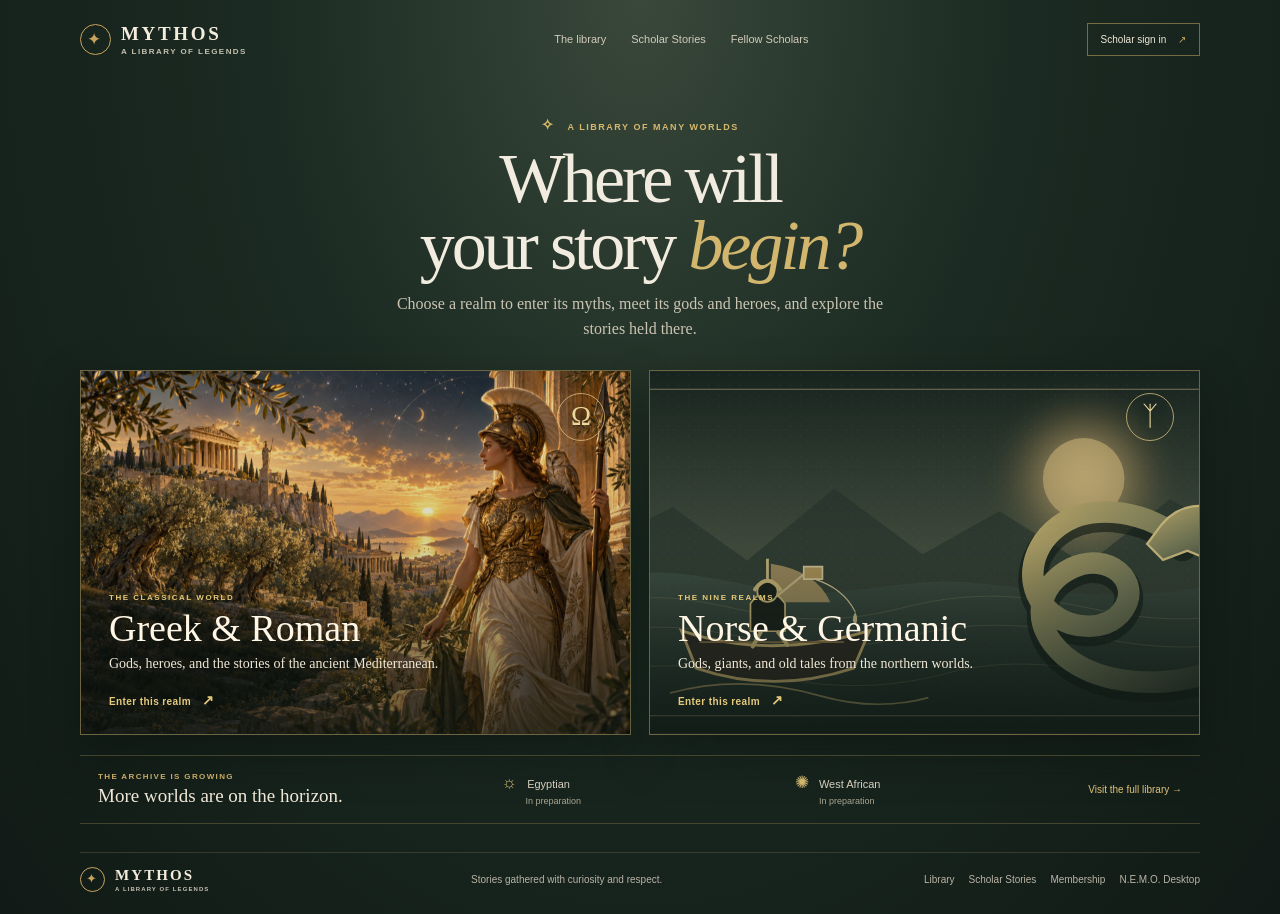
<file: website/index.html>
<!doctype html>
<html lang="en" data-mythos-realm="selector">
  <head>
    <meta charset="utf-8">
    <meta name="viewport" content="width=device-width, initial-scale=1">
    <meta name="theme-color" content="#17231e">
    <meta name="description" content="Choose a mythology realm and explore a growing library of carefully sourced stories.">
    <title>Choose Your Realm | Mythos — A Library of Legends</title>
    <link rel="canonical" href="https://mythoslibrary.com/">
    <meta property="og:type" content="website">
    <meta property="og:site_name" content="Mythos">
    <meta property="og:title" content="Choose Your Realm | Mythos">
    <meta property="og:description" content="Step into Greek, Norse, and other mythologies through stories gathered with curiosity and care.">
    <meta property="og:url" content="https://mythoslibrary.com/">
    <meta property="og:image" content="https://mythoslibrary.com/images/athena-olive-grove.png">
    <meta name="twitter:card" content="summary_large_image">
    <link rel="stylesheet" href="styles.css?v=motion-20261107">
    <script src="theme.js?v=realm-selector-20261107"></script>
    <script src="membership-config.js"></script>
    <script type="module" src="member-client.js"></script>
    <script type="module" src="script.js?v=motion-20261107"></script>
  </head>
  <body class="realm-home" data-page="realm-selector">
    <a class="skip-link" href="#main">Skip to content</a>
    <header class="site-header realm-header">
      <a class="brand" href="#top" aria-label="Mythos realm selection"><span class="brand-mark" aria-hidden="true">✦</span><span>MYTHOS<small>A LIBRARY OF LEGENDS</small></span></a>
      <nav class="realm-home-nav" aria-label="Main navigation"><a href="library/">The library</a><a href="scholar-stories/">Scholar Stories</a><a href="membership/">Fellow Scholars</a></nav>
      <a class="realm-signin" href="membership/#signin-form">Scholar sign in <span aria-hidden="true">↗</span></a>
    </header>
    <main id="main" class="realm-selector page-width">
      <div class="realm-intro" id="top">
        <p class="eyebrow"><span aria-hidden="true">✧</span> A LIBRARY OF MANY WORLDS</p>
        <h1>Where will<br>your story <em>begin?</em></h1>
        <p>Choose a realm to enter its myths, meet its gods and heroes, and explore the stories held there.</p>
      </div>
      <section class="realm-choices" aria-label="Choose a mythology realm">
        <a class="realm-choice realm-choice-greek" href="realms/greek/" data-mythos-theme="default">
          <img src="images/athena-olive-grove.png" alt="Athena’s olive grove at sunset" class="realm-choice-art">
          <span class="realm-choice-shade" aria-hidden="true"></span>
          <span class="realm-choice-symbol" aria-hidden="true">Ω</span>
          <span class="realm-choice-copy"><small>THE CLASSICAL WORLD</small><strong>Greek &amp; Roman</strong><span>Gods, heroes, and the stories of the ancient Mediterranean.</span><b>Enter this realm <span aria-hidden="true">↗</span></b></span>
        </a>
        <a class="realm-choice realm-choice-norse" href="realms/norse/" data-mythos-theme="norse">
          <img src="images/thor-midgard-serpent.svg" alt="Thor faces the Midgard Serpent on the open sea" class="realm-choice-art">
          <span class="realm-choice-shade" aria-hidden="true"></span>
          <span class="realm-choice-symbol" aria-hidden="true">ᛉ</span>
          <span class="realm-choice-copy"><small>THE NINE REALMS</small><strong>Norse &amp; Germanic</strong><span>Gods, giants, and old tales from the northern worlds.</span><b>Enter this realm <span aria-hidden="true">↗</span></b></span>
        </a>
      </section>
      <section class="realm-coming" aria-labelledby="coming-title">
        <div><p class="eyebrow">THE ARCHIVE IS GROWING</p><h2 id="coming-title">More worlds are on the horizon.</h2></div>
        <p><span>☼</span> Egyptian <i>In preparation</i></p>
        <p><span>✺</span> West African <i>In preparation</i></p>
        <a href="library/">Visit the full library <span aria-hidden="true">→</span></a>
      </section>
    </main>
    <footer class="realm-footer page-width"><a class="brand" href="#top"><span class="brand-mark" aria-hidden="true">✦</span><span>MYTHOS<small>A LIBRARY OF LEGENDS</small></span></a><p>Stories gathered with curiosity and respect.</p><nav aria-label="Footer navigation"><a href="library/">Library</a><a href="scholar-stories/">Scholar Stories</a><a href="membership/">Membership</a><a href="https://github.com/michaelsouthward10-hue/N.E.M.O/releases/latest">N.E.M.O. Desktop</a></nav></footer>
  </body>
</html>
</file>
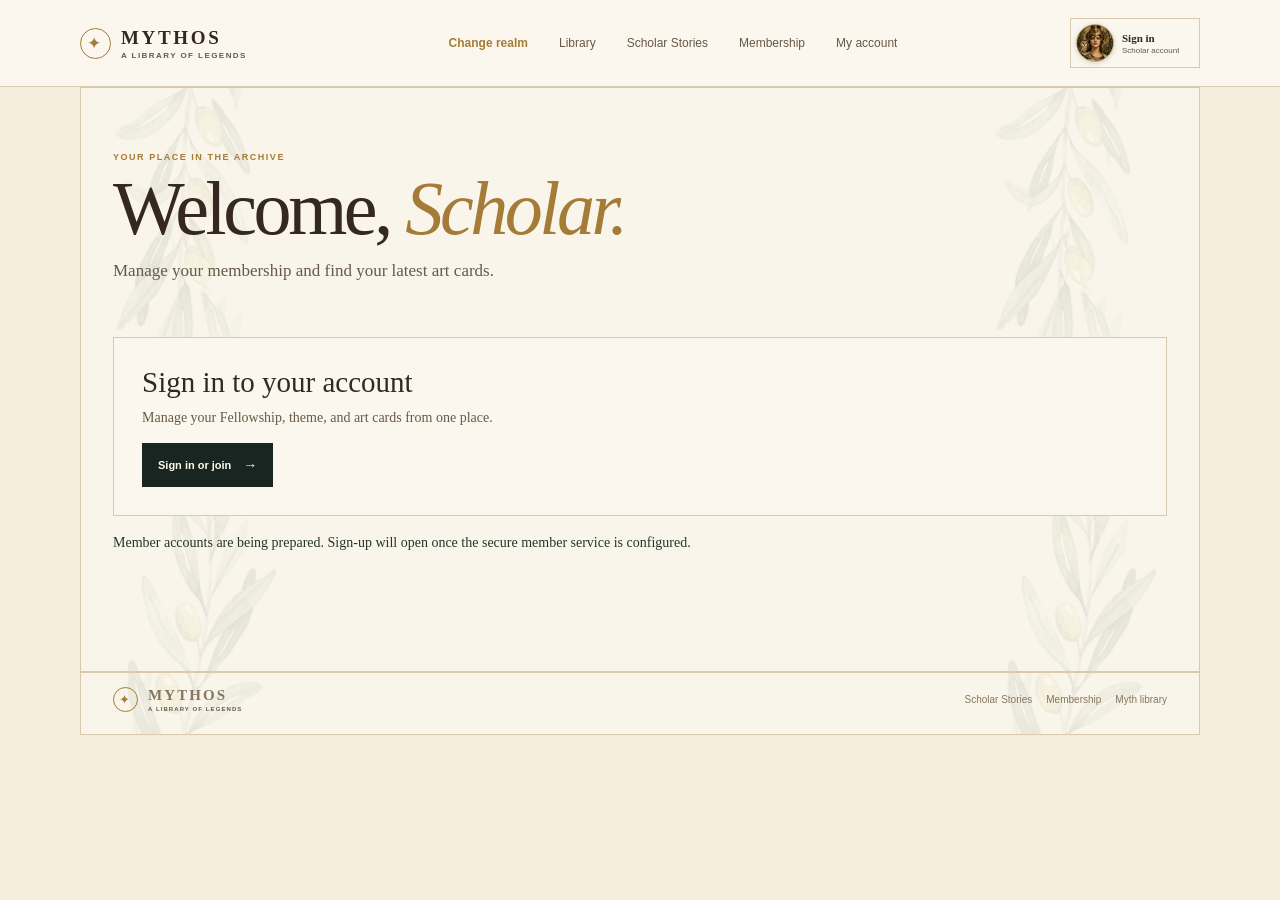
<file: website/account/index.html>
<!doctype html>
<html lang="en">
<head><meta charset="utf-8"><meta name="viewport" content="width=device-width, initial-scale=1"><meta name="robots" content="noindex, nofollow"><meta name="description" content="Manage your Mythos Fellow Scholar membership, theme, and art cards."><title>My Scholar Account — Mythos</title><link rel="canonical" href="https://mythoslibrary.com/account/"><script src="../theme.js?v=realm-switch-20261107"></script><link rel="stylesheet" href="../styles.css?v=motion-20261107"><script src="../membership-config.js"></script><script type="module" src="../member-client.js?v=realm-switch-20261107"></script><script type="module" src="../script.js?v=motion-20261107"></script></head>
<body><a class="skip-link" href="#main">Skip to content</a><header class="site-header"><a class="brand" href="../"><span class="brand-mark" aria-hidden="true">✦</span><span>MYTHOS<small>A LIBRARY OF LEGENDS</small></span></a><button class="menu-toggle" type="button" aria-expanded="false" aria-controls="site-nav">Menu</button><nav id="site-nav" class="site-nav" aria-label="Main navigation"><a href="../library/">Library</a><a href="../scholar-stories/">Scholar Stories</a><a href="../membership/">Membership</a><a href="./" aria-current="page">My account</a></nav><a class="profile-shortcut" data-profile-shortcut href="./" aria-label="Your Scholar profile"><span class="avatar-art" data-avatar-face="athena" aria-hidden="true"></span><span class="profile-shortcut-copy"><strong data-profile-label>Sign in</strong><small data-profile-detail>Scholar account</small></span></a></header>
<main id="main" class="member-page page-width"><section class="member-hero"><p class="eyebrow">YOUR PLACE IN THE ARCHIVE</p><h1>Welcome, <em data-display-name>Scholar.</em></h1><p class="hero-description">Manage your membership and find your latest art cards.</p></section>
<section class="account-panel" data-account-panel hidden><div class="account-heading"><div><p class="eyebrow">MEMBERSHIP</p><h2 data-membership-state>Checking your membership…</h2></div><button id="signout-button" class="button button-parchment">Sign out</button></div>
<section class="scholar-progress" aria-labelledby="progress-title"><div class="scholar-progress-summary"><span class="avatar-art avatar-art-large" data-avatar-face="athena" data-profile-preview aria-hidden="true"></span><div><p class="eyebrow">YOUR SCHOLAR PROFILE</p><h2 id="progress-title">Level <span id="scholar-level">1</span></h2><p><strong id="scholar-xp">0 XP</strong> · <span id="xp-to-next">100 XP to your next level</span></p><progress id="xp-progress" max="100" value="0" aria-label="Progress toward next scholar level"></progress></div></div><div><p class="eyebrow">GOD &amp; GODDESS PORTRAITS</p><p class="member-small">Choose a portrait. Earn new faces by completing quizzes, joining the Fellowship, and later subscribing to the newsletter.</p><div id="avatar-collection" class="avatar-collection" aria-live="polite"></div></div></section>
<div class="account-actions"><div><h3>Your library theme</h3><p>Choose the parchment library or Odin’s night theme.</p><label for="theme-choice">Website colours</label><select id="theme-choice"><option value="parchment">Parchment</option><option value="odin">Odin · Night forest</option></select></div><div data-account-upgrade><h3>Join the Fellowship</h3><p>Get monthly art cards, Odin’s theme, and a story submission each month.</p><button id="checkout-button" class="button button-dark">Subscribe · £3/month</button></div><div><h3>Billing settings</h3><p>Update payment details or cancel your subscription securely.</p><button id="portal-button" class="button button-parchment" hidden>Manage subscription</button></div></div>
<div class="account-wallpapers"><p class="eyebrow">YOUR SCHOLAR ART CARDS</p><h2>Fresh from the scriptorium</h2><p>Open an art card to save it at full size on your device.</p><div id="wallpaper-list" class="wallpaper-list">Art cards load here when your membership is active.</div></div>
<div class="account-actions"><div><h3>Share a story</h3><p>Subscribers can submit one story each month for the public Scholar Stories wall.</p><a class="button button-parchment" href="../scholar-stories/submit/">Visit Scholar Stories <span aria-hidden="true">→</span></a></div></div></section>
<section class="member-auth" id="account-signin"><div><h2>Sign in to your account</h2><p>Manage your Fellowship, theme, and art cards from one place.</p><a class="button button-dark" href="../membership/">Sign in or join <span aria-hidden="true">→</span></a></div></section>
<p class="member-status" data-member-status role="status" aria-live="polite"></p></main><footer class="site-footer page-width"><a class="brand" href="../"><span class="brand-mark" aria-hidden="true">✦</span><span>MYTHOS<small>A LIBRARY OF LEGENDS</small></span></a><nav aria-label="Footer navigation"><a href="../scholar-stories/">Scholar Stories</a><a href="../membership/">Membership</a><a href="../library/">Myth library</a></nav></footer></body></html>
</file>
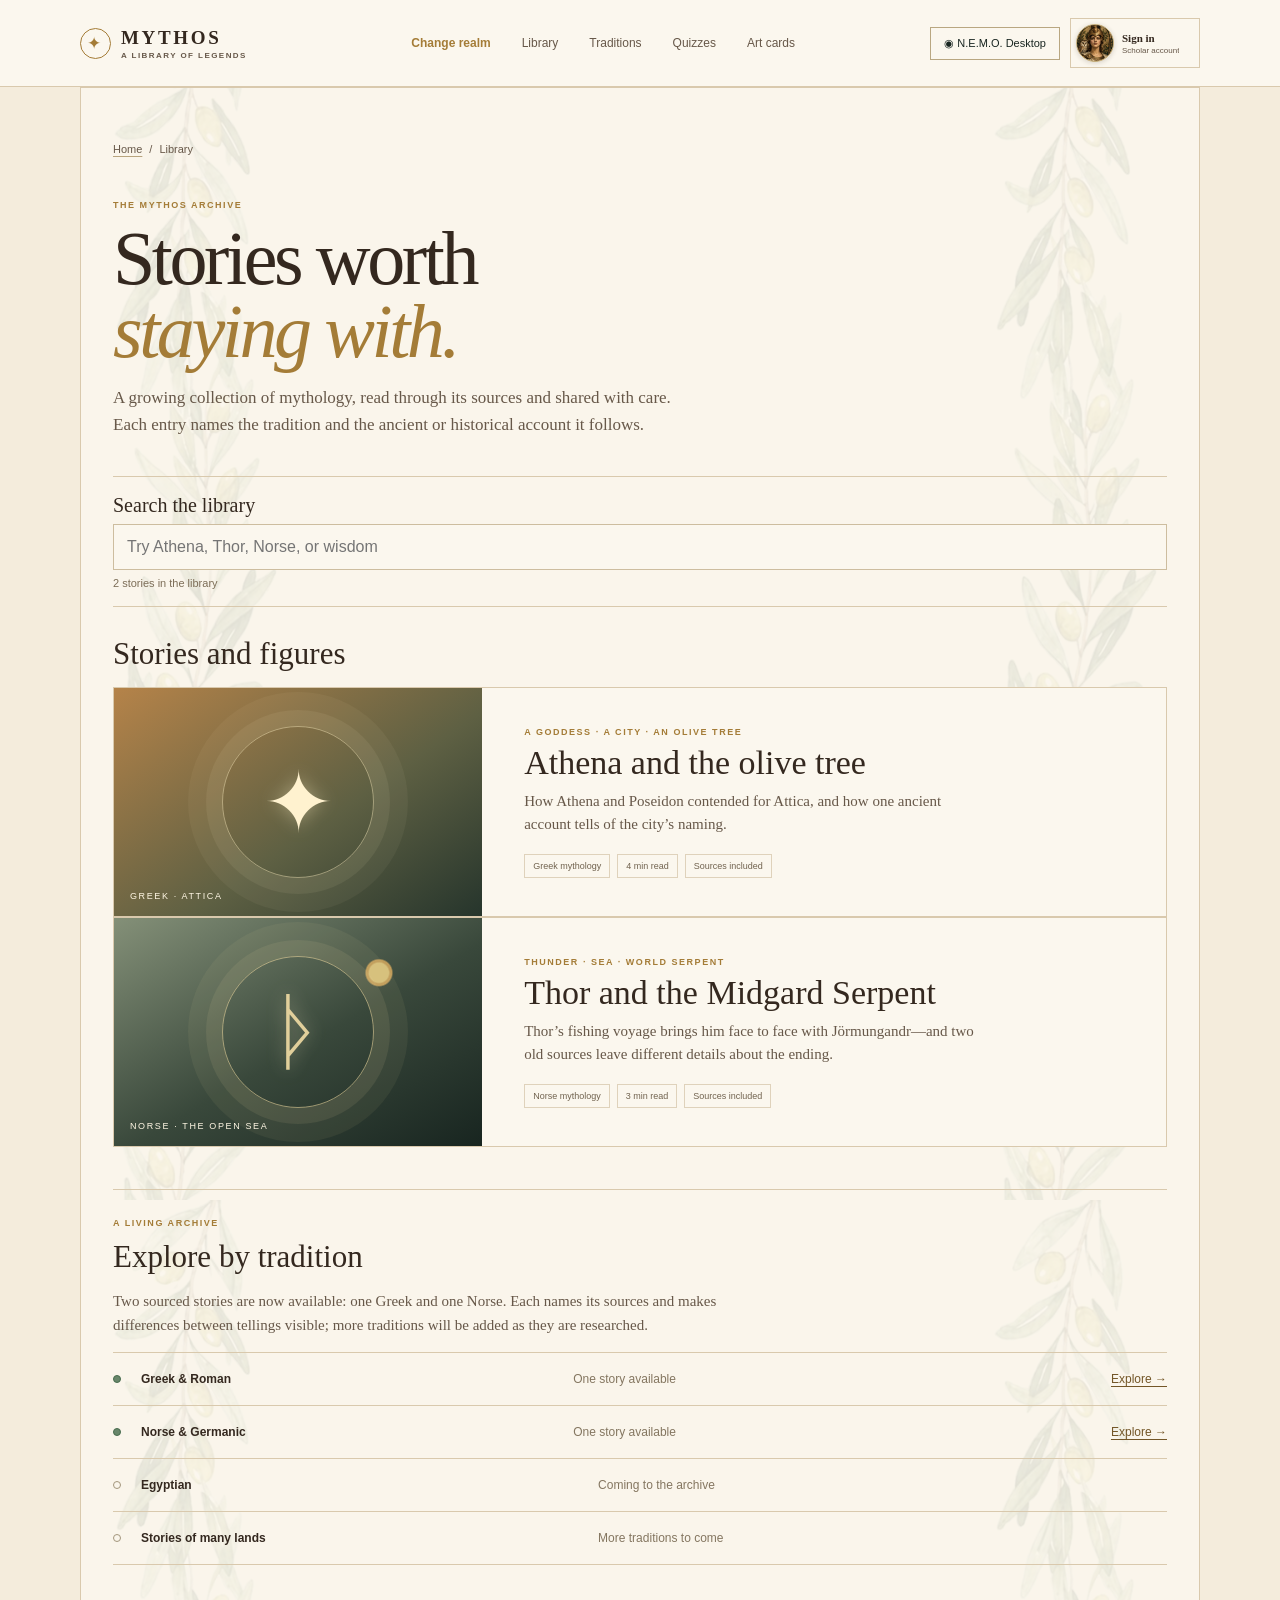
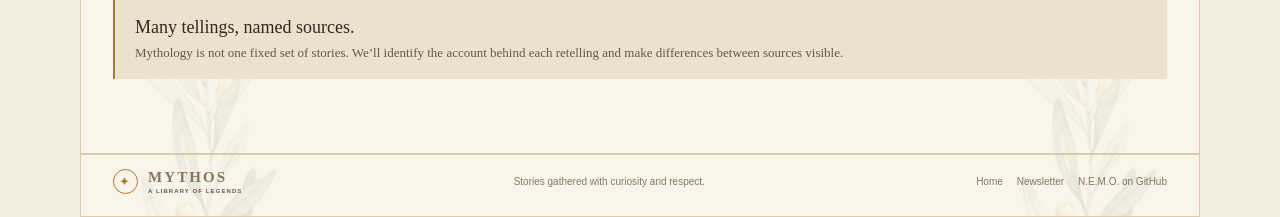
<file: website/library/index.html>
<!doctype html>
<html lang="en">
  <head>
    <meta charset="utf-8">
    <meta name="viewport" content="width=device-width, initial-scale=1">
    <meta name="theme-color" content="#f4ecdc">
    <meta name="description" content="Browse the Mythos library: carefully sourced stories, gods, heroes, and traditions from around the world.">
    <title>Myth Library | Mythos — A Library of Legends</title>
    <link rel="canonical" href="https://mythoslibrary.com/library/">
    <meta property="og:type" content="website">
    <meta property="og:site_name" content="Mythos">
    <meta property="og:title" content="Myth Library | Mythos">
    <meta property="og:description" content="Explore the growing library of sourced mythology stories and traditions.">
    <meta property="og:url" content="https://mythoslibrary.com/library/">
    <meta name="twitter:card" content="summary">
    <link rel="stylesheet" href="../styles.css?v=motion-20261107">
    <link rel="stylesheet" href="../content.css?v=norse-library-20261101">
    <script src="../theme.js?v=realm-switch-20261107"></script>
    <script src="../membership-config.js"></script>
    <script type="module" src="../member-client.js?v=realm-switch-20261107"></script>
    <script type="module" src="../script.js?v=motion-20261107"></script>
  </head>
  <body>
    <a class="skip-link" href="#main">Skip to content</a>
    <header class="site-header">
      <a class="brand" href="../" aria-label="Mythos home"><span class="brand-mark" aria-hidden="true">✦</span><span>MYTHOS<small>A LIBRARY OF LEGENDS</small></span></a>
      <button class="menu-toggle" type="button" aria-expanded="false" aria-controls="site-nav">Menu</button>
      <nav id="site-nav" class="site-nav" aria-label="Main navigation">
        <a href="./" aria-current="page">Library</a><a href="#traditions">Traditions</a><a href="../#quiz">Quizzes</a><a href="../#art-cards">Art cards</a>
      </nav>
      <div class="site-header-actions"><a class="nemo-link" href="https://github.com/michaelsouthward10-hue/N.E.M.O/releases/latest">◉ N.E.M.O. Desktop</a><a class="profile-shortcut" data-profile-shortcut href="../membership/#signin-form" aria-label="Sign in or create a Scholar account"><span class="avatar-art" data-avatar-face="athena" aria-hidden="true"></span><span class="profile-shortcut-copy"><strong data-profile-label>Sign in</strong><small data-profile-detail>Scholar account</small></span></a></div>
    </header>
    <main id="main" class="content-page page-width">
      <nav class="breadcrumbs" aria-label="Breadcrumb"><a href="../">Home</a><span aria-hidden="true"> / </span><span aria-current="page">Library</span></nav>
      <header class="content-heading">
        <p class="eyebrow">THE MYTHOS ARCHIVE</p>
        <h1>Stories worth<br><em>staying with.</em></h1>
        <p>A growing collection of mythology, read through its sources and shared with care. Each entry names the tradition and the ancient or historical account it follows.</p>
      </header>

      <section class="library-tools" aria-label="Find stories">
        <label for="story-search">Search the library</label>
        <input id="story-search" type="search" placeholder="Try Athena, Thor, Norse, or wisdom" autocomplete="off">
        <p id="search-status" aria-live="polite">2 stories in the library</p>
      </section>

      <section class="library-results" aria-labelledby="stories-heading">
        <h2 id="stories-heading">Stories and figures</h2>
        <article class="library-card" data-search="athena greek attica olive tree poseidon wisdom acropolis classical">
          <a class="library-card-art" href="../stories/athena-and-the-olive-tree/" aria-label="Read Athena and the olive tree" data-mythos-theme="default"><span aria-hidden="true">✦</span><small>GREEK · ATTICA</small></a>
          <div class="library-card-copy">
            <p class="eyebrow">A GODDESS · A CITY · AN OLIVE TREE</p>
            <h3><a href="../stories/athena-and-the-olive-tree/" data-mythos-theme="default">Athena and the olive tree</a></h3>
            <p>How Athena and Poseidon contended for Attica, and how one ancient account tells of the city’s naming.</p>
            <div class="tag-row"><span>Greek mythology</span><span>4 min read</span><span>Sources included</span></div>
          </div>
        </article>
        <article class="library-card" data-search="thor norse germanic hymir midgard serpent jormungandr mjolnir sea fishing">
          <a class="library-card-art norse-card-art" href="../stories/thor-and-the-midgard-serpent/" aria-label="Read Thor and the Midgard Serpent" data-mythos-theme="norse"><span aria-hidden="true">ᚦ</span><small>NORSE · THE OPEN SEA</small></a>
          <div class="library-card-copy">
            <p class="eyebrow">THUNDER · SEA · WORLD SERPENT</p>
            <h3><a href="../stories/thor-and-the-midgard-serpent/" data-mythos-theme="norse">Thor and the Midgard Serpent</a></h3>
            <p>Thor’s fishing voyage brings him face to face with Jörmungandr—and two old sources leave different details about the ending.</p>
            <div class="tag-row"><span>Norse mythology</span><span>3 min read</span><span>Sources included</span></div>
          </div>
        </article>
        <p class="empty-search" hidden>No stories match that search yet. Try a god, place, or tradition.</p>
      </section>

      <section class="tradition-guide" id="traditions" aria-labelledby="tradition-heading">
        <p class="eyebrow">A LIVING ARCHIVE</p>
        <h2 id="tradition-heading">Explore by tradition</h2>
        <p>Two sourced stories are now available: one Greek and one Norse. Each names its sources and makes differences between tellings visible; more traditions will be added as they are researched.</p>
        <div class="tradition-status-list">
          <div id="greek"><span class="status-dot is-ready" aria-hidden="true"></span><strong>Greek &amp; Roman</strong><span>One story available</span><a href="../stories/athena-and-the-olive-tree/" data-mythos-theme="default">Explore <span class="visually-hidden">Greek and Roman story</span> →</a></div>
          <a id="norse" class="tradition-entry" href="../stories/thor-and-the-midgard-serpent/" data-mythos-theme="norse" aria-label="Explore Norse and Germanic mythology"><span class="status-dot is-ready" aria-hidden="true"></span><strong>Norse &amp; Germanic</strong><span>One story available</span><span class="tradition-entry-action">Explore <span class="visually-hidden">Norse story</span> →</span></a>
          <div id="egyptian"><span class="status-dot" aria-hidden="true"></span><strong>Egyptian</strong><span>Coming to the archive</span></div>
          <div id="world"><span class="status-dot" aria-hidden="true"></span><strong>Stories of many lands</strong><span>More traditions to come</span></div>
        </div>
      </section>
      <aside class="editorial-note"><strong>Many tellings, named sources.</strong><p>Mythology is not one fixed set of stories. We’ll identify the account behind each retelling and make differences between sources visible.</p></aside>
    </main>
    <footer class="site-footer page-width">
      <a class="brand" href="../"><span class="brand-mark" aria-hidden="true">✦</span><span>MYTHOS<small>A LIBRARY OF LEGENDS</small></span></a>
      <p>Stories gathered with curiosity and respect.</p>
      <nav aria-label="Footer navigation"><a href="../">Home</a><a href="../#newsletter">Newsletter</a><a href="https://github.com/michaelsouthward10-hue/N.E.M.O">N.E.M.O. on GitHub</a></nav>
    </footer>
    <script src="search.js" defer></script>
  </body>
</html>
</file>
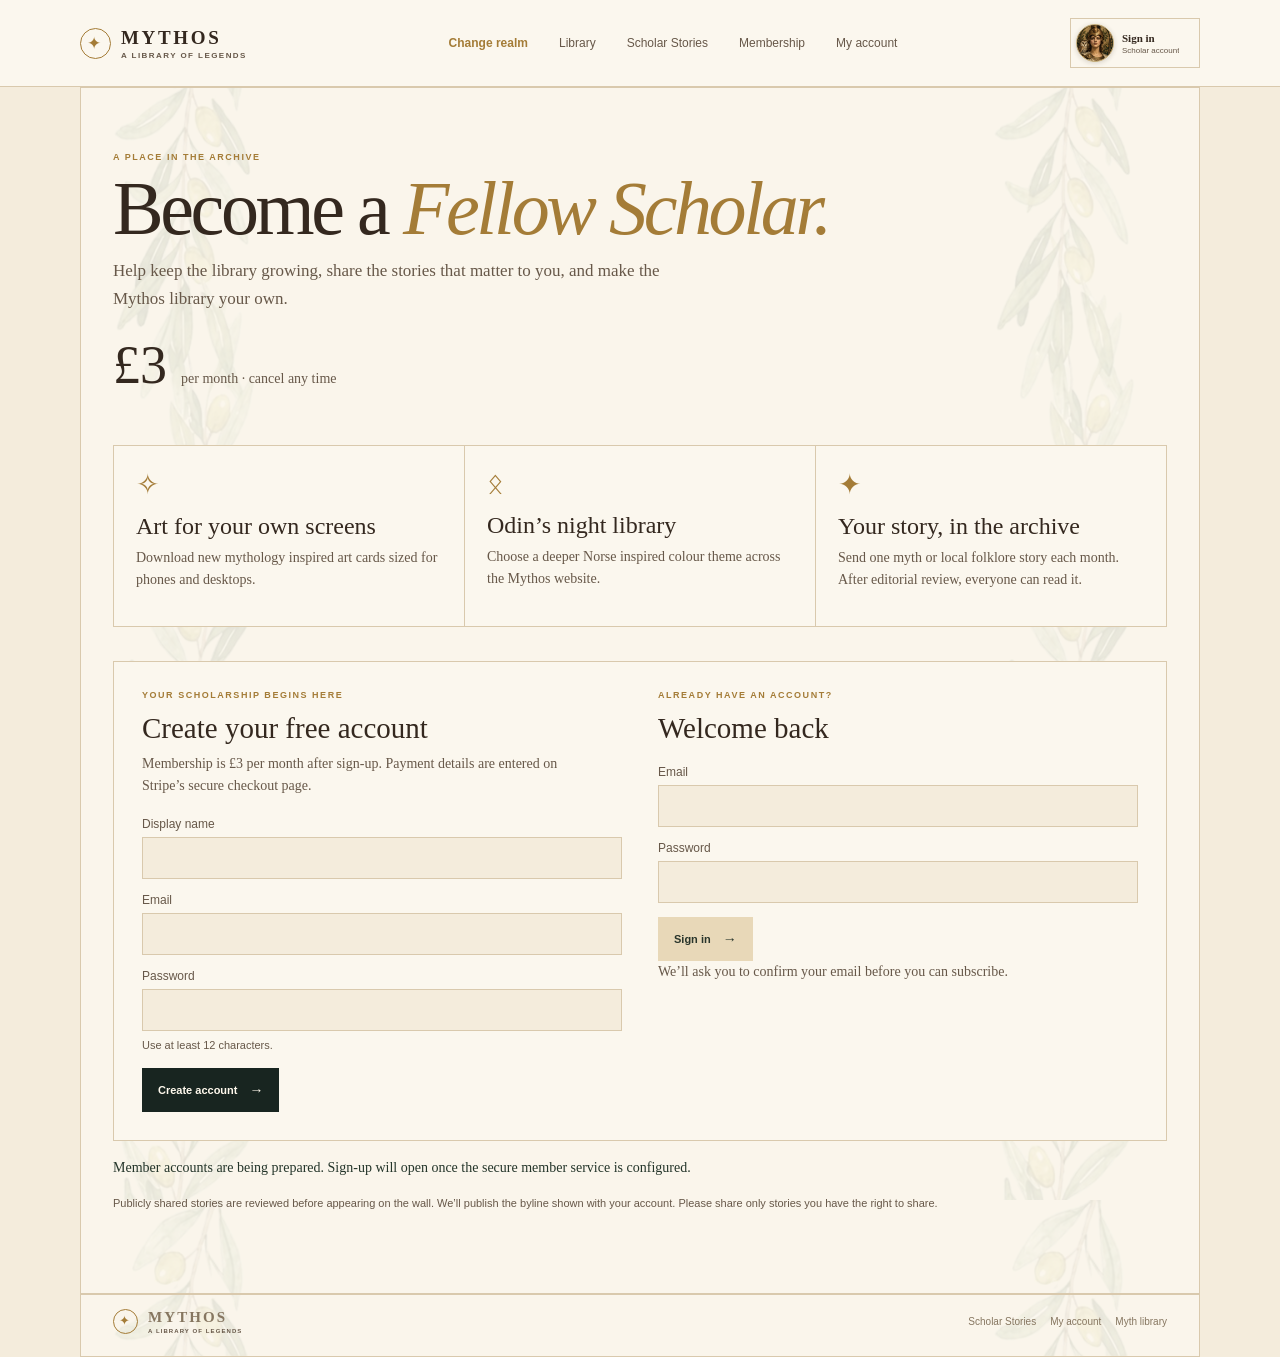
<file: website/membership/index.html>
<!doctype html>
<html lang="en">
<head>
  <meta charset="utf-8"><meta name="viewport" content="width=device-width, initial-scale=1">
  <meta name="description" content="Join Mythos as a Fellow Scholar for £3 a month. Enjoy monthly art cards, the Odin theme, and share a story each month.">
  <title>Become a Fellow Scholar — Mythos</title><link rel="canonical" href="https://mythoslibrary.com/membership/">
  <script src="../theme.js?v=realm-switch-20261107"></script><link rel="stylesheet" href="../styles.css?v=motion-20261107">
  <script src="../membership-config.js"></script><script type="module" src="../member-client.js?v=realm-switch-20261107"></script><script type="module" src="../script.js?v=motion-20261107"></script>
</head>
<body>
  <a class="skip-link" href="#main">Skip to content</a>
  <header class="site-header"><a class="brand" href="../"><span class="brand-mark" aria-hidden="true">✦</span><span>MYTHOS<small>A LIBRARY OF LEGENDS</small></span></a><button class="menu-toggle" type="button" aria-expanded="false" aria-controls="site-nav">Menu</button><nav id="site-nav" class="site-nav" aria-label="Main navigation"><a href="../library/">Library</a><a href="../scholar-stories/">Scholar Stories</a><a href="./" aria-current="page">Membership</a><a href="../account/">My account</a></nav><a class="profile-shortcut" data-profile-shortcut href="#signin-form" aria-label="Sign in or create a Scholar account"><span class="avatar-art" data-avatar-face="athena" aria-hidden="true"></span><span class="profile-shortcut-copy"><strong data-profile-label>Sign in</strong><small data-profile-detail>Scholar account</small></span></a></header>
  <main id="main" class="member-page page-width">
    <section class="member-hero"><p class="eyebrow">A PLACE IN THE ARCHIVE</p><h1>Become a <em>Fellow Scholar.</em></h1><p class="hero-description">Help keep the library growing, share the stories that matter to you, and make the Mythos library your own.</p>
      <div class="member-price"><strong>£3</strong><span>per month · cancel any time</span></div>
    </section>
    <section class="member-benefits" aria-label="Membership benefits">
      <article><span aria-hidden="true">✧</span><h2>Art for your own screens</h2><p>Download new mythology inspired art cards sized for phones and desktops.</p></article>
      <article><span aria-hidden="true">ᛟ</span><h2>Odin’s night library</h2><p>Choose a deeper Norse inspired colour theme across the Mythos website.</p></article>
      <article><span aria-hidden="true">✦</span><h2>Your story, in the archive</h2><p>Send one myth or local folklore story each month. After editorial review, everyone can read it.</p></article>
    </section>
    <section class="member-auth" aria-labelledby="join-title">
      <div><p class="eyebrow">YOUR SCHOLARSHIP BEGINS HERE</p><h2 id="join-title">Create your free account</h2><p>Membership is £3 per month after sign-up. Payment details are entered on Stripe’s secure checkout page.</p>
        <form id="signup-form" class="member-form"><label>Display name<input name="display_name" minlength="2" maxlength="40" autocomplete="nickname" required></label><label>Email<input name="email" type="email" autocomplete="email" required></label><label>Password<input name="password" type="password" minlength="12" autocomplete="new-password" required><small>Use at least 12 characters.</small></label><button class="button button-dark" data-needs-backend>Create account <span aria-hidden="true">→</span></button></form>
      </div>
      <div id="signin"><p class="eyebrow">ALREADY HAVE AN ACCOUNT?</p><h2>Welcome back</h2><form id="signin-form" class="member-form"><label>Email<input name="email" type="email" autocomplete="email" required></label><label>Password<input name="password" type="password" autocomplete="current-password" required></label><button class="button button-parchment" data-needs-backend>Sign in <span aria-hidden="true">→</span></button></form><p class="member-small">We’ll ask you to confirm your email before you can subscribe.</p></div>
    </section>
    <p class="member-status" data-member-status role="status" aria-live="polite"></p>
    <p class="member-small">Publicly shared stories are reviewed before appearing on the wall. We’ll publish the byline shown with your account. Please share only stories you have the right to share.</p>
  </main>
  <footer class="site-footer page-width"><a class="brand" href="../"><span class="brand-mark" aria-hidden="true">✦</span><span>MYTHOS<small>A LIBRARY OF LEGENDS</small></span></a><nav aria-label="Footer navigation"><a href="../scholar-stories/">Scholar Stories</a><a href="../account/">My account</a><a href="../library/">Myth library</a></nav></footer>
</body>
</html>
</file>
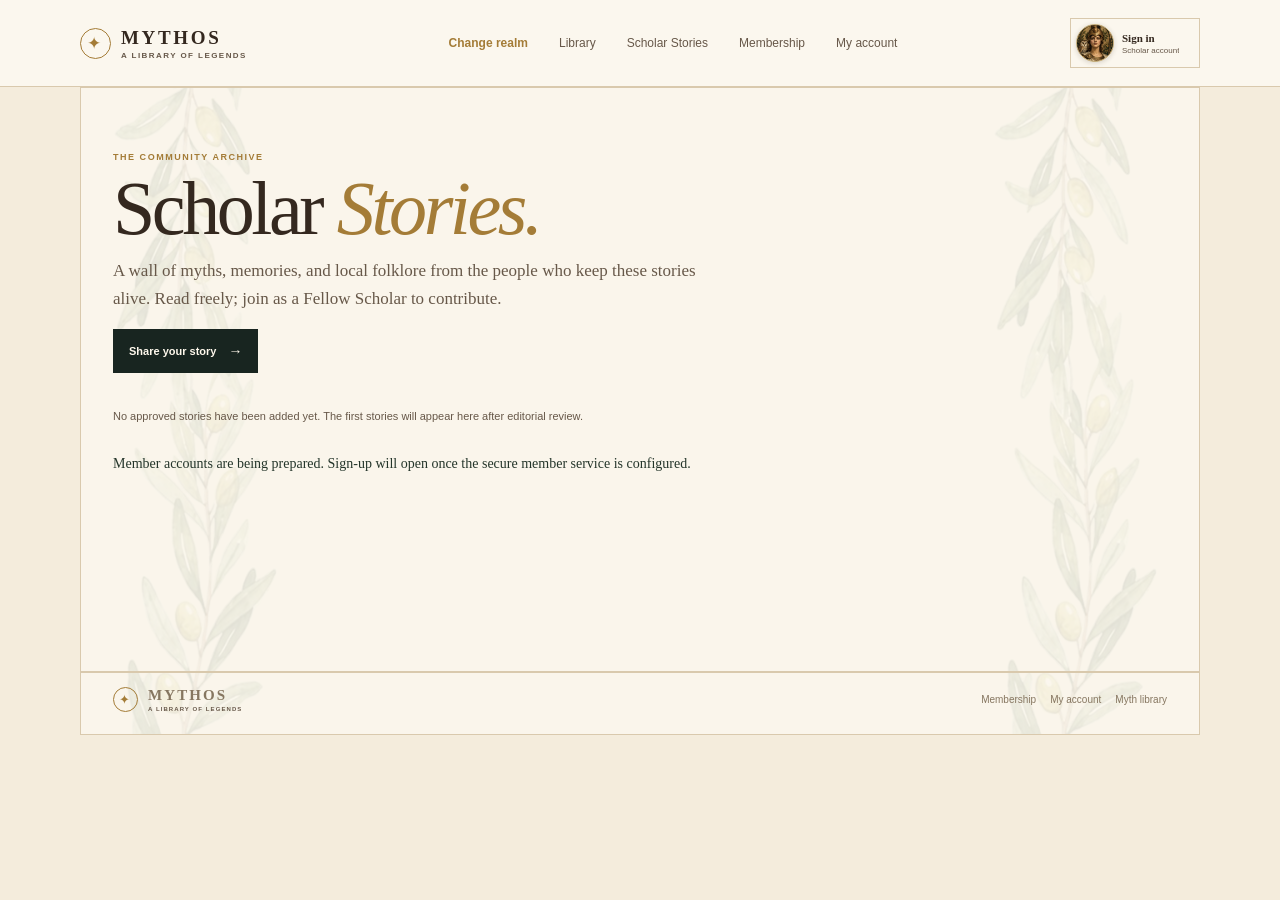
<file: website/scholar-stories/index.html>
<!doctype html>
<html lang="en"><head><meta charset="utf-8"><meta name="viewport" content="width=device-width, initial-scale=1"><meta name="description" content="Read community stories inspired by mythology and local folklore, shared by Mythos Fellow Scholars."><title>Scholar Stories — Mythos</title><link rel="canonical" href="https://mythoslibrary.com/scholar-stories/"><script src="../theme.js?v=realm-switch-20261107"></script><link rel="stylesheet" href="../styles.css?v=motion-20261107"><script src="../membership-config.js"></script><script type="module" src="../member-client.js?v=realm-switch-20261107"></script><script type="module" src="../script.js?v=motion-20261107"></script></head>
<body><a class="skip-link" href="#main">Skip to content</a><header class="site-header"><a class="brand" href="../"><span class="brand-mark" aria-hidden="true">✦</span><span>MYTHOS<small>A LIBRARY OF LEGENDS</small></span></a><button class="menu-toggle" type="button" aria-expanded="false" aria-controls="site-nav">Menu</button><nav id="site-nav" class="site-nav" aria-label="Main navigation"><a href="../library/">Library</a><a href="./" aria-current="page">Scholar Stories</a><a href="../membership/">Membership</a><a href="../account/">My account</a></nav><a class="profile-shortcut" data-profile-shortcut href="../membership/#signin-form" aria-label="Sign in or create a Scholar account"><span class="avatar-art" data-avatar-face="athena" aria-hidden="true"></span><span class="profile-shortcut-copy"><strong data-profile-label>Sign in</strong><small data-profile-detail>Scholar account</small></span></a></header>
<main id="main" class="member-page page-width"><section class="member-hero"><p class="eyebrow">THE COMMUNITY ARCHIVE</p><h1>Scholar <em>Stories.</em></h1><p class="hero-description">A wall of myths, memories, and local folklore from the people who keep these stories alive. Read freely; join as a Fellow Scholar to contribute.</p><a class="button button-dark" href="submit/">Share your story <span aria-hidden="true">→</span></a></section>
<section id="story-wall" class="story-wall" aria-live="polite"><p class="member-small" data-empty-wall>No approved stories have been added yet. The first stories will appear here after editorial review.</p></section>
<p class="member-status" data-member-status role="status" aria-live="polite"></p></main><footer class="site-footer page-width"><a class="brand" href="../"><span class="brand-mark" aria-hidden="true">✦</span><span>MYTHOS<small>A LIBRARY OF LEGENDS</small></span></a><nav aria-label="Footer navigation"><a href="../membership/">Membership</a><a href="../account/">My account</a><a href="../library/">Myth library</a></nav></footer></body></html>
</file>
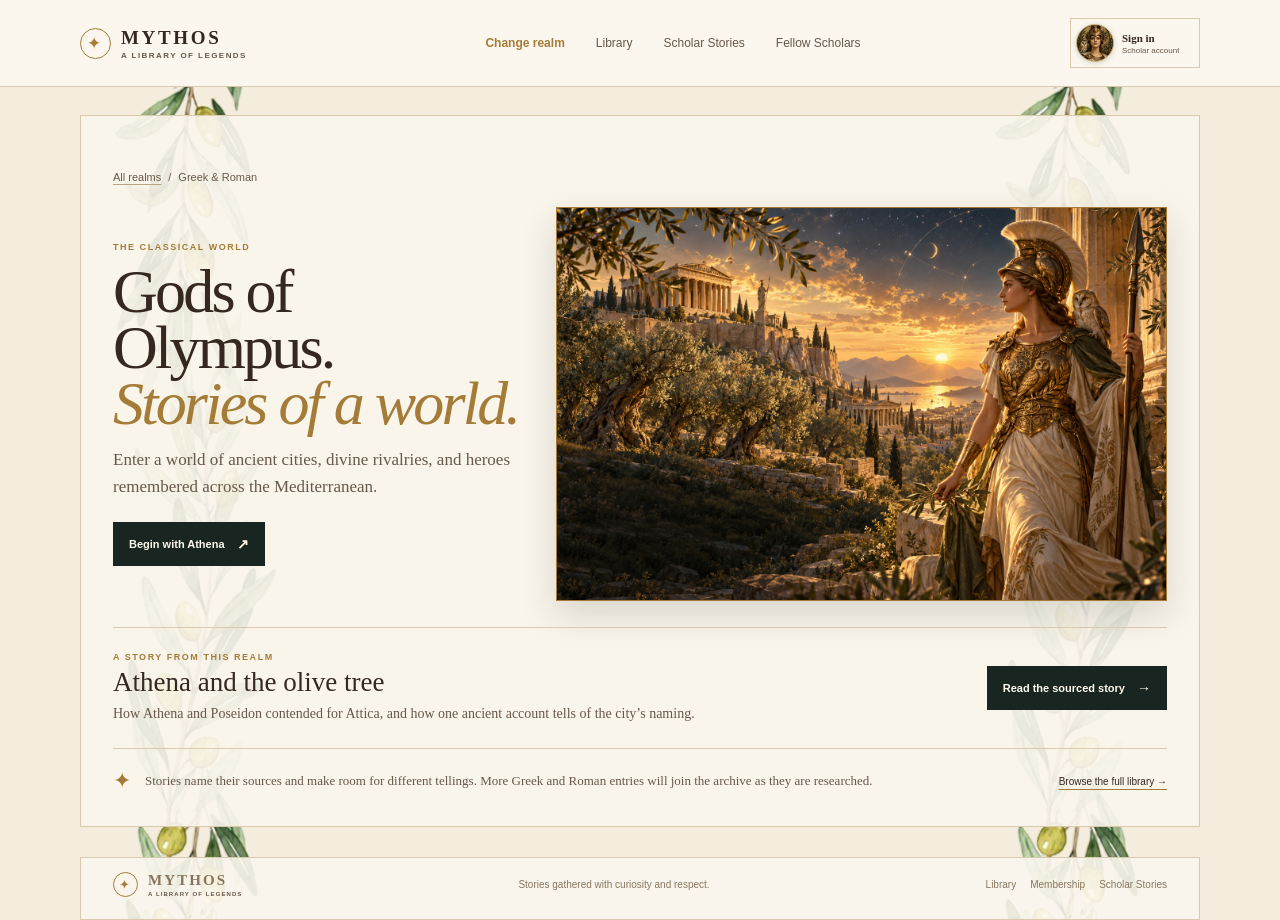
<file: website/realms/greek/index.html>
<!doctype html>
<html lang="en" data-mythos-realm="greek">
<head>
  <meta charset="utf-8"><meta name="viewport" content="width=device-width, initial-scale=1">
  <meta name="theme-color" content="#f4ecdc"><meta name="description" content="Enter the Greek and Roman realm in the Mythos library. Explore Athena, the gods of Olympus, and stories from the classical world.">
  <title>Greek &amp; Roman Realm | Mythos</title><link rel="canonical" href="https://mythoslibrary.com/realms/greek/">
  <link rel="stylesheet" href="../../styles.css?v=motion-20261107"><link rel="stylesheet" href="../../content.css">
  <script src="../../theme.js?v=realm-selector-20261107"></script><script src="../../membership-config.js"></script><script type="module" src="../../member-client.js"></script><script type="module" src="../../script.js?v=motion-20261107"></script>
</head>
<body class="realm-landing realm-landing-greek">
  <a class="skip-link" href="#main">Skip to content</a>
  <header class="site-header"><a class="brand" href="../../" aria-label="Return to realm selection"><span class="brand-mark" aria-hidden="true">✦</span><span>MYTHOS<small>A LIBRARY OF LEGENDS</small></span></a><button class="menu-toggle" type="button" aria-expanded="false" aria-controls="site-nav">Menu</button><nav id="site-nav" class="site-nav" aria-label="Main navigation"><a href="../../library/">Library</a><a href="../../scholar-stories/">Scholar Stories</a><a href="../../membership/">Fellow Scholars</a></nav><a class="profile-shortcut" data-profile-shortcut href="../../membership/#signin-form" aria-label="Sign in or create a Scholar account"><span class="avatar-art" data-avatar-face="athena" aria-hidden="true"></span><span class="profile-shortcut-copy"><strong data-profile-label>Sign in</strong><small data-profile-detail>Scholar account</small></span></a></header>
  <main id="main" class="realm-landing-main page-width">
    <nav class="breadcrumbs" aria-label="Breadcrumb"><a href="../../">All realms</a><span aria-hidden="true"> / </span><span aria-current="page">Greek &amp; Roman</span></nav>
    <section class="realm-landing-hero"><div class="realm-landing-copy"><p class="eyebrow">THE CLASSICAL WORLD</p><h1>Gods of Olympus.<br><em>Stories of a world.</em></h1><p>Enter a world of ancient cities, divine rivalries, and heroes remembered across the Mediterranean.</p><a class="button button-dark" href="../../stories/athena-and-the-olive-tree/">Begin with Athena <span aria-hidden="true">↗</span></a></div><img src="../../images/athena-olive-grove.png" alt="Athena beside an olive grove at sunset" class="realm-landing-art"></section>
    <section class="realm-featured"><div><p class="eyebrow">A STORY FROM THIS REALM</p><h2>Athena and the olive tree</h2><p>How Athena and Poseidon contended for Attica, and how one ancient account tells of the city’s naming.</p></div><a class="button button-dark" href="../../stories/athena-and-the-olive-tree/">Read the sourced story <span aria-hidden="true">→</span></a></section>
    <section class="realm-footnote"><span aria-hidden="true">✦</span><p>Stories name their sources and make room for different tellings. More Greek and Roman entries will join the archive as they are researched.</p><a href="../../library/#greek">Browse the full library →</a></section>
  </main>
  <footer class="site-footer page-width"><a class="brand" href="../../"><span class="brand-mark" aria-hidden="true">✦</span><span>MYTHOS<small>A LIBRARY OF LEGENDS</small></span></a><p>Stories gathered with curiosity and respect.</p><nav aria-label="Footer navigation"><a href="../../library/">Library</a><a href="../../membership/">Membership</a><a href="../../scholar-stories/">Scholar Stories</a></nav></footer>
</body>
</html>
</file>
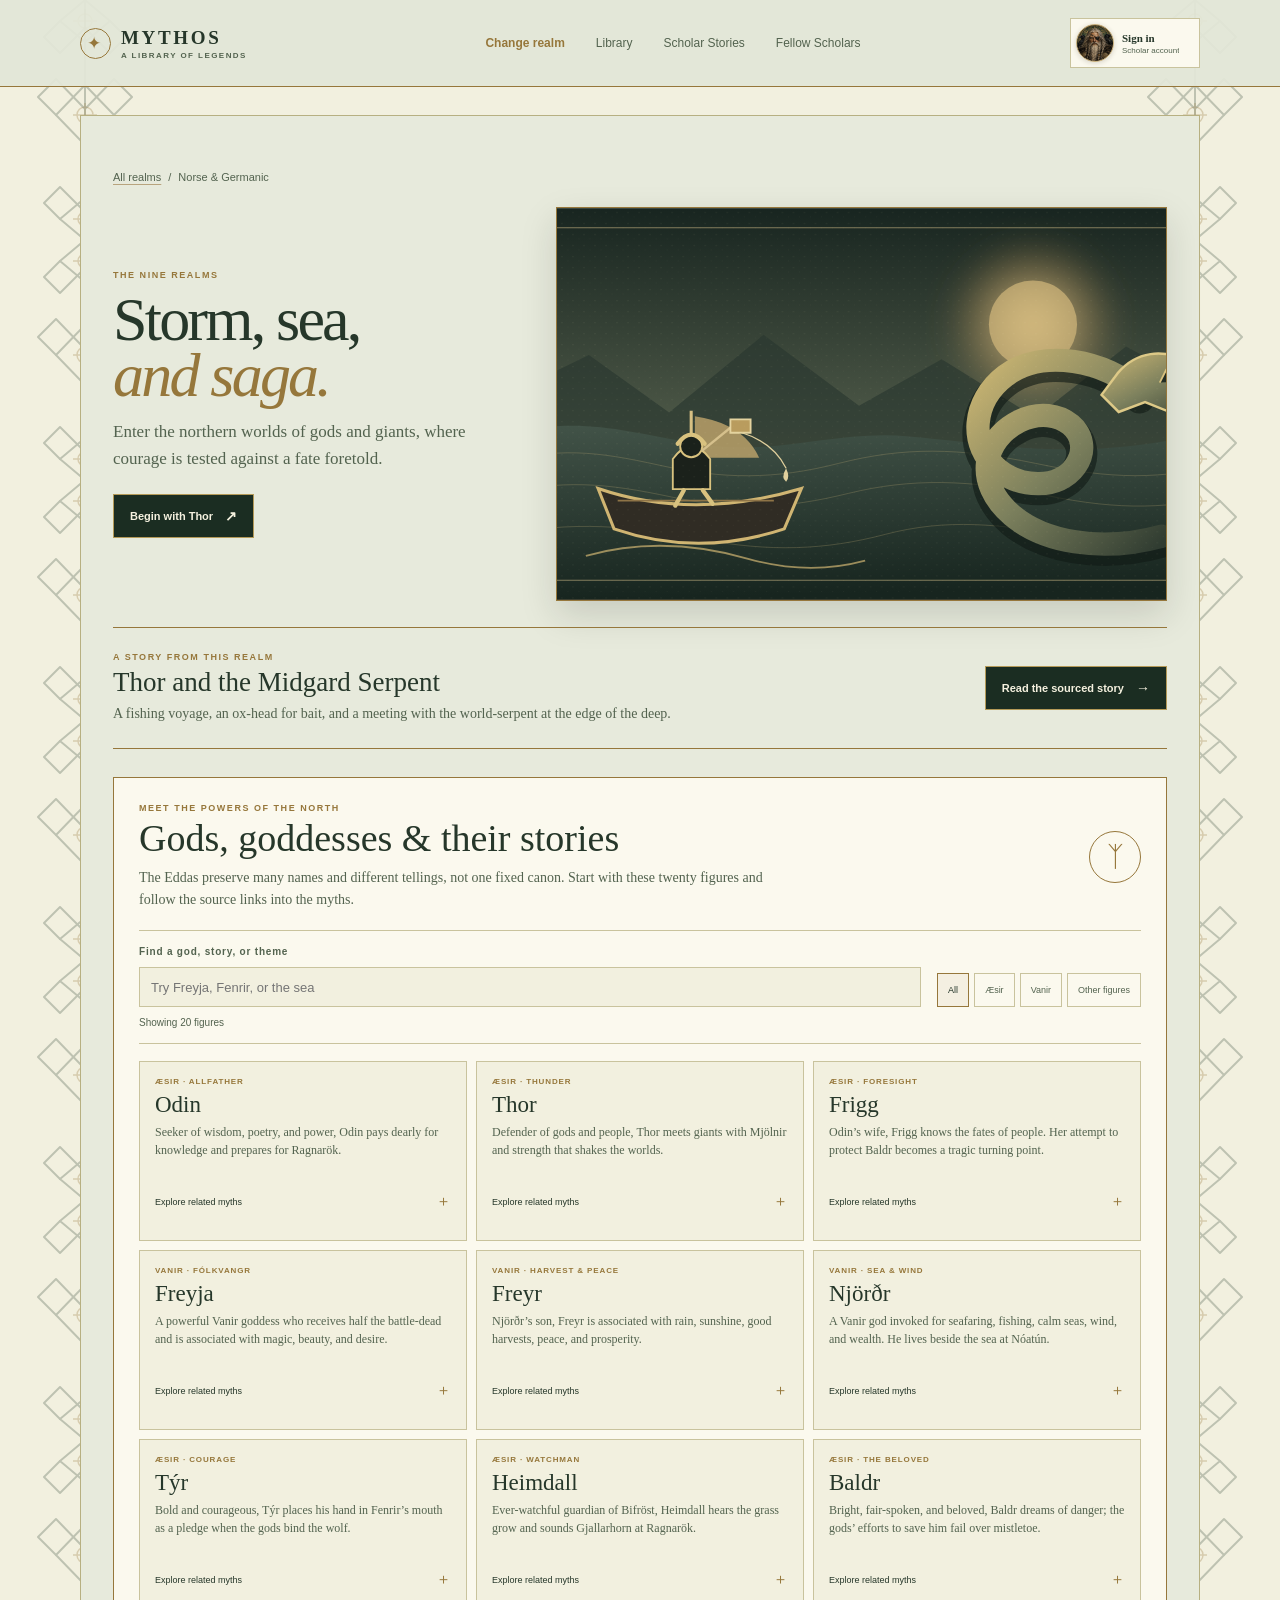
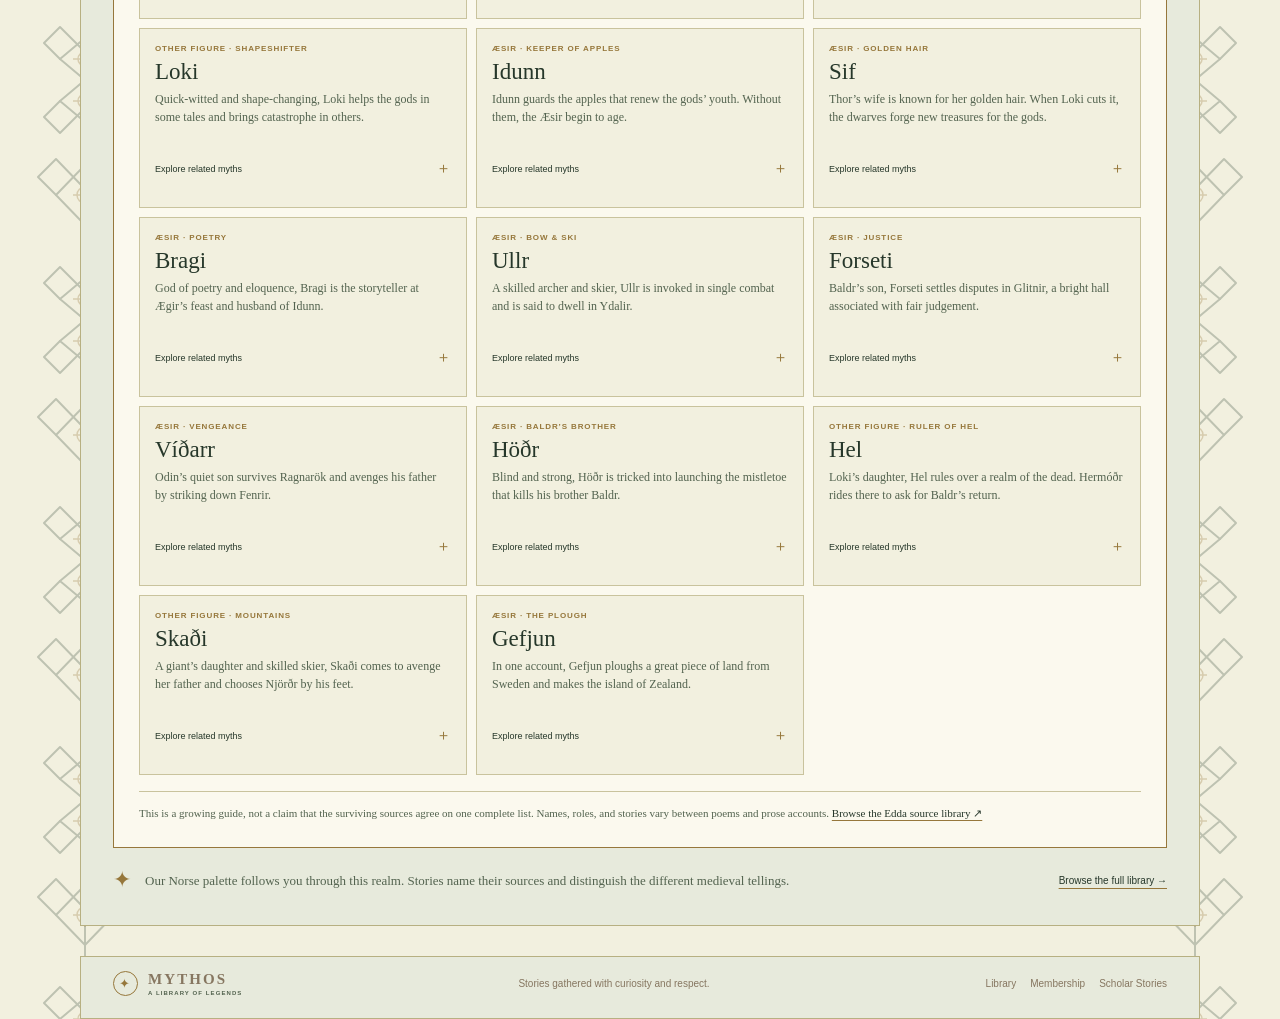
<file: website/realms/norse/index.html>
<!doctype html>
<html lang="en" data-mythos-realm="norse">
<head>
  <meta charset="utf-8"><meta name="viewport" content="width=device-width, initial-scale=1">
  <meta name="theme-color" content="#f2f0df"><meta name="description" content="Enter the Norse and Germanic realm in the Mythos library. Explore Thor, Jörmungandr, and the old stories of the northern worlds.">
  <title>Norse &amp; Germanic Realm | Mythos</title><link rel="canonical" href="https://mythoslibrary.com/realms/norse/">
  <link rel="stylesheet" href="../../styles.css?v=norse-gods-20261107"><link rel="stylesheet" href="../../content.css">
  <script src="../../theme.js?v=realm-selector-20261107"></script><script src="../../membership-config.js"></script><script type="module" src="../../member-client.js"></script><script type="module" src="../../script.js?v=norse-gods-20261107"></script>
</head>
<body class="realm-landing realm-landing-norse">
  <a class="skip-link" href="#main">Skip to content</a>
  <header class="site-header"><a class="brand" href="../../" aria-label="Return to realm selection"><span class="brand-mark" aria-hidden="true">✦</span><span>MYTHOS<small>A LIBRARY OF LEGENDS</small></span></a><button class="menu-toggle" type="button" aria-expanded="false" aria-controls="site-nav">Menu</button><nav id="site-nav" class="site-nav" aria-label="Main navigation"><a href="../../library/">Library</a><a href="../../scholar-stories/">Scholar Stories</a><a href="../../membership/">Fellow Scholars</a></nav><a class="profile-shortcut" data-profile-shortcut href="../../membership/#signin-form" aria-label="Sign in or create a Scholar account"><span class="avatar-art" data-avatar-face="odin" aria-hidden="true"></span><span class="profile-shortcut-copy"><strong data-profile-label>Sign in</strong><small data-profile-detail>Scholar account</small></span></a></header>
  <main id="main" class="realm-landing-main page-width">
    <nav class="breadcrumbs" aria-label="Breadcrumb"><a href="../../">All realms</a><span aria-hidden="true"> / </span><span aria-current="page">Norse &amp; Germanic</span></nav>
    <section class="realm-landing-hero"><div class="realm-landing-copy"><p class="eyebrow">THE NINE REALMS</p><h1>Storm, sea,<br><em>and saga.</em></h1><p>Enter the northern worlds of gods and giants, where courage is tested against a fate foretold.</p><a class="button button-dark" href="../../stories/thor-and-the-midgard-serpent/">Begin with Thor <span aria-hidden="true">↗</span></a></div><img src="../../images/thor-midgard-serpent.svg" alt="Thor draws the Midgard Serpent from the storm-dark sea" class="realm-landing-art"></section>
    <section class="realm-featured"><div><p class="eyebrow">A STORY FROM THIS REALM</p><h2>Thor and the Midgard Serpent</h2><p>A fishing voyage, an ox-head for bait, and a meeting with the world-serpent at the edge of the deep.</p></div><a class="button button-dark" href="../../stories/thor-and-the-midgard-serpent/">Read the sourced story <span aria-hidden="true">→</span></a></section>
    <section class="deity-guide" id="norse-gods" aria-labelledby="deity-guide-title">
      <div class="deity-guide-heading"><div><p class="eyebrow">MEET THE POWERS OF THE NORTH</p><h2 id="deity-guide-title">Gods, goddesses &amp; their stories</h2><p>The Eddas preserve many names and different tellings, not one fixed canon. Start with these twenty figures and follow the source links into the myths.</p></div><span class="deity-guide-mark" aria-hidden="true">ᛉ</span></div>
      <div class="deity-controls">
        <label class="deity-search-label" for="deity-search">Find a god, story, or theme</label>
        <input id="deity-search" type="search" placeholder="Try Freyja, Fenrir, or the sea" autocomplete="off">
        <div class="deity-filters" role="group" aria-label="Filter by kind"><button type="button" data-god-filter="all" aria-pressed="true">All</button><button type="button" data-god-filter="aesir" aria-pressed="false">Æsir</button><button type="button" data-god-filter="vanir" aria-pressed="false">Vanir</button><button type="button" data-god-filter="other" aria-pressed="false">Other figures</button></div>
        <p class="deity-results" data-guide-status role="status" aria-live="polite">Showing 20 figures</p>
      </div>
      <div class="deity-grid">
        <details class="deity-card" data-kind="aesir" data-search="odin odinn allfather wisdom poetry runes mead of poetry ragnarok war">
          <summary><span class="deity-kind">Æsir · Allfather</span><h3>Odin</h3><p>Seeker of wisdom, poetry, and power, Odin pays dearly for knowledge and prepares for Ragnarök.</p><span class="deity-prompt">Explore related myths <span aria-hidden="true">＋</span></span></summary>
          <div class="deity-stories"><h4>Stories in the sources</h4><p>The mead of poetry · Odin’s runes · Ragnarök</p><a href="https://northerntales.se/en/eddas/poetic-edda/havamal/" target="_blank" rel="noopener noreferrer">Read <cite>Hávamál</cite> ↗</a></div>
        </details>
        <details class="deity-card" data-kind="aesir" data-search="thor thorr thunder mjolnir hammer giants midgard serpent jormungandr fishing hymiskvida">
          <summary><span class="deity-kind">Æsir · Thunder</span><h3>Thor</h3><p>Defender of gods and people, Thor meets giants with Mjölnir and strength that shakes the worlds.</p><span class="deity-prompt">Explore related myths <span aria-hidden="true">＋</span></span></summary>
          <div class="deity-stories"><h4>Stories in the sources</h4><p>Thor’s fishing voyage · The stolen hammer · The journey to Útgarða-Loki</p><a href="../../stories/thor-and-the-midgard-serpent/">Read our sourced Thor story →</a><a href="https://northerntales.se/en/eddas/poetic-edda/hymiskvida/" target="_blank" rel="noopener noreferrer">Read <cite>Hymiskviða</cite> ↗</a></div>
        </details>
        <details class="deity-card" data-kind="aesir" data-search="frigg frigg odin fate baldr mother queen">
          <summary><span class="deity-kind">Æsir · Foresight</span><h3>Frigg</h3><p>Odin’s wife, Frigg knows the fates of people. Her attempt to protect Baldr becomes a tragic turning point.</p><span class="deity-prompt">Explore related myths <span aria-hidden="true">＋</span></span></summary>
          <div class="deity-stories"><h4>Stories in the sources</h4><p>Frigg’s promise to protect Baldr · The mistletoe that was overlooked</p><a href="https://northerntales.se/en/eddas/prose-edda/gylfaginning/20/" target="_blank" rel="noopener noreferrer">Read <cite>Gylfaginning</cite> 20 ↗</a><a href="https://northerntales.se/en/eddas/prose-edda/gylfaginning/49/" target="_blank" rel="noopener noreferrer">Read Baldr’s death in <cite>Gylfaginning</cite> 49 ↗</a></div>
        </details>
        <details class="deity-card" data-kind="vanir" data-search="freyja freya love magic seid seidr battle dead folkvangr brisingamen cats thrymskvida">
          <summary><span class="deity-kind">Vanir · Fólkvangr</span><h3>Freyja</h3><p>A powerful Vanir goddess who receives half the battle-dead and is associated with magic, beauty, and desire.</p><span class="deity-prompt">Explore related myths <span aria-hidden="true">＋</span></span></summary>
          <div class="deity-stories"><h4>Stories in the sources</h4><p>Fólkvangr and the fallen · Freyja refuses Þrymr’s demand for a bride</p><a href="https://northerntales.se/en/eddas/prose-edda/gylfaginning/24/" target="_blank" rel="noopener noreferrer">Read <cite>Gylfaginning</cite> 24 ↗</a><a href="https://northerntales.se/en/eddas/poetic-edda/thrymskvida/" target="_blank" rel="noopener noreferrer">Read <cite>Þrymskviða</cite> ↗</a></div>
        </details>
        <details class="deity-card" data-kind="vanir" data-search="freyr frey fertility harvest peace rain sunshine earth gerdr skirnir sword skirnismal">
          <summary><span class="deity-kind">Vanir · Harvest &amp; peace</span><h3>Freyr</h3><p>Njörðr’s son, Freyr is associated with rain, sunshine, good harvests, peace, and prosperity.</p><span class="deity-prompt">Explore related myths <span aria-hidden="true">＋</span></span></summary>
          <div class="deity-stories"><h4>Stories in the sources</h4><p>Freyr sees Gerðr · Skírnir’s journey to woo her · The sword given away</p><a href="https://northerntales.se/en/eddas/poetic-edda/skirnismal/" target="_blank" rel="noopener noreferrer">Read <cite>Skírnismál</cite> ↗</a></div>
        </details>
        <details class="deity-card" data-kind="vanir" data-search="njord njordr sea wind sailing wealth fishing skadi skaedi mountains">
          <summary><span class="deity-kind">Vanir · Sea &amp; wind</span><h3>Njörðr</h3><p>A Vanir god invoked for seafaring, fishing, calm seas, wind, and wealth. He lives beside the sea at Nóatún.</p><span class="deity-prompt">Explore related myths <span aria-hidden="true">＋</span></span></summary>
          <div class="deity-stories"><h4>Stories in the sources</h4><p>Njörðr and Skaði try life at the shore and in the mountains</p><a href="https://northerntales.se/en/eddas/prose-edda/gylfaginning/23/" target="_blank" rel="noopener noreferrer">Read <cite>Gylfaginning</cite> 23 ↗</a></div>
        </details>
        <details class="deity-card" data-kind="aesir" data-search="tyr tyr courage battle fenrir wolf hand pledge binding gleipnir">
          <summary><span class="deity-kind">Æsir · Courage</span><h3>Týr</h3><p>Bold and courageous, Týr places his hand in Fenrir’s mouth as a pledge when the gods bind the wolf.</p><span class="deity-prompt">Explore related myths <span aria-hidden="true">＋</span></span></summary>
          <div class="deity-stories"><h4>Stories in the sources</h4><p>The binding of Fenrir · Týr’s lost hand</p><a href="https://northerntales.se/en/eddas/prose-edda/gylfaginning/25/" target="_blank" rel="noopener noreferrer">Read <cite>Gylfaginning</cite> 25 ↗</a></div>
        </details>
        <details class="deity-card" data-kind="aesir" data-search="heimdall watchman bifrost bridge gjallarhorn nine mothers ragnarok">
          <summary><span class="deity-kind">Æsir · Watchman</span><h3>Heimdall</h3><p>Ever-watchful guardian of Bifröst, Heimdall hears the grass grow and sounds Gjallarhorn at Ragnarök.</p><span class="deity-prompt">Explore related myths <span aria-hidden="true">＋</span></span></summary>
          <div class="deity-stories"><h4>Stories in the sources</h4><p>The watch at Himinbjörg · The horn that calls the gods</p><a href="https://northerntales.se/en/eddas/prose-edda/gylfaginning/27/" target="_blank" rel="noopener noreferrer">Read <cite>Gylfaginning</cite> 27 ↗</a></div>
        </details>
        <details class="deity-card" data-kind="aesir" data-search="baldr baldur light beloved dreams death mistletoe hodr hel return">
          <summary><span class="deity-kind">Æsir · The beloved</span><h3>Baldr</h3><p>Bright, fair-spoken, and beloved, Baldr dreams of danger; the gods’ efforts to save him fail over mistletoe.</p><span class="deity-prompt">Explore related myths <span aria-hidden="true">＋</span></span></summary>
          <div class="deity-stories"><h4>Stories in the sources</h4><p>Baldr’s dreams and death · Hermóðr’s journey to Hel</p><a href="https://northerntales.se/en/eddas/prose-edda/gylfaginning/49/" target="_blank" rel="noopener noreferrer">Read <cite>Gylfaginning</cite> 49 ↗</a></div>
        </details>
        <details class="deity-card" data-kind="other" data-search="loki trickster shapeshifter giant jotunn idunn baldr fenrir ragnarok lokasenna">
          <summary><span class="deity-kind">Other figure · Shapeshifter</span><h3>Loki</h3><p>Quick-witted and shape-changing, Loki helps the gods in some tales and brings catastrophe in others.</p><span class="deity-prompt">Explore related myths <span aria-hidden="true">＋</span></span></summary>
          <div class="deity-stories"><h4>Stories in the sources</h4><p>The theft of Idunn’s apples · Loki’s quarrel at Ægir’s feast · The binding</p><a href="https://northerntales.se/en/eddas/poetic-edda/lokasenna/" target="_blank" rel="noopener noreferrer">Read <cite>Lokasenna</cite> ↗</a><a href="https://northerntales.se/en/eddas/prose-edda/skaldskaparmal/" target="_blank" rel="noopener noreferrer">Read <cite>Skáldskaparmál</cite> ↗</a></div>
        </details>
        <details class="deity-card" data-kind="aesir" data-search="idunn idun apples youth age thjazi giant loki rescue">
          <summary><span class="deity-kind">Æsir · Keeper of apples</span><h3>Idunn</h3><p>Idunn guards the apples that renew the gods’ youth. Without them, the Æsir begin to age.</p><span class="deity-prompt">Explore related myths <span aria-hidden="true">＋</span></span></summary>
          <div class="deity-stories"><h4>Stories in the sources</h4><p>Þjazi carries Idunn away · Loki brings her back</p><a href="https://northerntales.se/en/eddas/prose-edda/skaldskaparmal/" target="_blank" rel="noopener noreferrer">Read <cite>Skáldskaparmál</cite> ↗</a></div>
        </details>
        <details class="deity-card" data-kind="aesir" data-search="sif sifjar thor golden hair loki dwarves gifts mjolnir">
          <summary><span class="deity-kind">Æsir · Golden hair</span><h3>Sif</h3><p>Thor’s wife is known for her golden hair. When Loki cuts it, the dwarves forge new treasures for the gods.</p><span class="deity-prompt">Explore related myths <span aria-hidden="true">＋</span></span></summary>
          <div class="deity-stories"><h4>Stories in the sources</h4><p>Loki’s prank · The making of Mjölnir and other gifts</p><a href="https://northerntales.se/en/eddas/prose-edda/skaldskaparmal/" target="_blank" rel="noopener noreferrer">Read <cite>Skáldskaparmál</cite> ↗</a></div>
        </details>
        <details class="deity-card" data-kind="aesir" data-search="bragi poetry skald eloquence idunn feast lokasenna">
          <summary><span class="deity-kind">Æsir · Poetry</span><h3>Bragi</h3><p>God of poetry and eloquence, Bragi is the storyteller at Ægir’s feast and husband of Idunn.</p><span class="deity-prompt">Explore related myths <span aria-hidden="true">＋</span></span></summary>
          <div class="deity-stories"><h4>Stories in the sources</h4><p>Bragi welcomes Ægir · Loki challenges him at the feast</p><a href="https://northerntales.se/en/eddas/poetic-edda/lokasenna/" target="_blank" rel="noopener noreferrer">Read <cite>Lokasenna</cite> ↗</a></div>
        </details>
        <details class="deity-card" data-kind="aesir" data-search="ullr ull archery skiing bow snow hunt duel sif">
          <summary><span class="deity-kind">Æsir · Bow &amp; ski</span><h3>Ullr</h3><p>A skilled archer and skier, Ullr is invoked in single combat and is said to dwell in Ydalir.</p><span class="deity-prompt">Explore related myths <span aria-hidden="true">＋</span></span></summary>
          <div class="deity-stories"><h4>Stories in the sources</h4><p>Ullr’s hall in Ýdalir · The archer and skier of the gods</p><a href="https://northerntales.se/en/eddas/prose-edda/gylfaginning/31/" target="_blank" rel="noopener noreferrer">Read <cite>Gylfaginning</cite> 31 ↗</a></div>
        </details>
        <details class="deity-card" data-kind="aesir" data-search="forseti justice judgment law glitnir baldr nanna">
          <summary><span class="deity-kind">Æsir · Justice</span><h3>Forseti</h3><p>Baldr’s son, Forseti settles disputes in Glitnir, a bright hall associated with fair judgement.</p><span class="deity-prompt">Explore related myths <span aria-hidden="true">＋</span></span></summary>
          <div class="deity-stories"><h4>Stories in the sources</h4><p>Judgement in Glitnir · The halls of the gods</p><a href="https://northerntales.se/en/eddas/prose-edda/gylfaginning/32/" target="_blank" rel="noopener noreferrer">Read <cite>Gylfaginning</cite> 32 ↗</a></div>
        </details>
        <details class="deity-card" data-kind="aesir" data-search="vidarr vidar silence revenge odin fenrir ragnarok shoe">
          <summary><span class="deity-kind">Æsir · Vengeance</span><h3>Víðarr</h3><p>Odin’s quiet son survives Ragnarök and avenges his father by striking down Fenrir.</p><span class="deity-prompt">Explore related myths <span aria-hidden="true">＋</span></span></summary>
          <div class="deity-stories"><h4>Stories in the sources</h4><p>The final battle · Víðarr and Fenrir</p><a href="https://northerntales.se/en/eddas/prose-edda/gylfaginning/51/" target="_blank" rel="noopener noreferrer">Read <cite>Gylfaginning</cite> 51 ↗</a></div>
        </details>
        <details class="deity-card" data-kind="aesir" data-search="hodr hod blind baldr mistletoe loki death">
          <summary><span class="deity-kind">Æsir · Baldr’s brother</span><h3>Höðr</h3><p>Blind and strong, Höðr is tricked into launching the mistletoe that kills his brother Baldr.</p><span class="deity-prompt">Explore related myths <span aria-hidden="true">＋</span></span></summary>
          <div class="deity-stories"><h4>Stories in the sources</h4><p>The mistletoe shot · The death of Baldr</p><a href="https://northerntales.se/en/eddas/prose-edda/gylfaginning/28/" target="_blank" rel="noopener noreferrer">Read <cite>Gylfaginning</cite> 28 ↗</a></div>
        </details>
        <details class="deity-card" data-kind="other" data-search="hel underworld dead loki daughter niflheim baldr return">
          <summary><span class="deity-kind">Other figure · Ruler of Hel</span><h3>Hel</h3><p>Loki’s daughter, Hel rules over a realm of the dead. Hermóðr rides there to ask for Baldr’s return.</p><span class="deity-prompt">Explore related myths <span aria-hidden="true">＋</span></span></summary>
          <div class="deity-stories"><h4>Stories in the sources</h4><p>Hel receives Baldr · Hermóðr’s journey through the underworld</p><a href="https://northerntales.se/en/eddas/prose-edda/gylfaginning/49/" target="_blank" rel="noopener noreferrer">Read <cite>Gylfaginning</cite> 49 ↗</a></div>
        </details>
        <details class="deity-card" data-kind="other" data-search="skadi skadi ski mountains hunting giantess thjazi njord marriage">
          <summary><span class="deity-kind">Other figure · Mountains</span><h3>Skaði</h3><p>A giant’s daughter and skilled skier, Skaði comes to avenge her father and chooses Njörðr by his feet.</p><span class="deity-prompt">Explore related myths <span aria-hidden="true">＋</span></span></summary>
          <div class="deity-stories"><h4>Stories in the sources</h4><p>Skaði’s settlement with the gods · The mismatched marriage with Njörðr</p><a href="https://northerntales.se/en/eddas/prose-edda/gylfaginning/23/" target="_blank" rel="noopener noreferrer">Read <cite>Gylfaginning</cite> 23 ↗</a></div>
        </details>
        <details class="deity-card" data-kind="aesir" data-search="gefjun goddess plough island zealand geese oxen lokasenna">
          <summary><span class="deity-kind">Æsir · The plough</span><h3>Gefjun</h3><p>In one account, Gefjun ploughs a great piece of land from Sweden and makes the island of Zealand.</p><span class="deity-prompt">Explore related myths <span aria-hidden="true">＋</span></span></summary>
          <div class="deity-stories"><h4>Stories in the sources</h4><p>Gefjun’s bargain with Gylfi · The ploughing of Zealand</p><a href="https://northerntales.se/en/eddas/" target="_blank" rel="noopener noreferrer">Explore the Edda texts ↗</a></div>
        </details>
      </div>
      <p class="deity-empty" data-guide-empty hidden>No figures match that search. Try another name, story, or theme.</p>
      <p class="deity-guide-note">This is a growing guide, not a claim that the surviving sources agree on one complete list. Names, roles, and stories vary between poems and prose accounts. <a href="https://northerntales.se/en/eddas/" target="_blank" rel="noopener noreferrer">Browse the Edda source library ↗</a></p>
    </section>
    <section class="realm-footnote"><span aria-hidden="true">✦</span><p>Our Norse palette follows you through this realm. Stories name their sources and distinguish the different medieval tellings.</p><a href="../../library/#norse">Browse the full library →</a></section>
  </main>
  <footer class="site-footer page-width"><a class="brand" href="../../"><span class="brand-mark" aria-hidden="true">✦</span><span>MYTHOS<small>A LIBRARY OF LEGENDS</small></span></a><p>Stories gathered with curiosity and respect.</p><nav aria-label="Footer navigation"><a href="../../library/">Library</a><a href="../../membership/">Membership</a><a href="../../scholar-stories/">Scholar Stories</a></nav></footer>
</body>
</html>
</file>
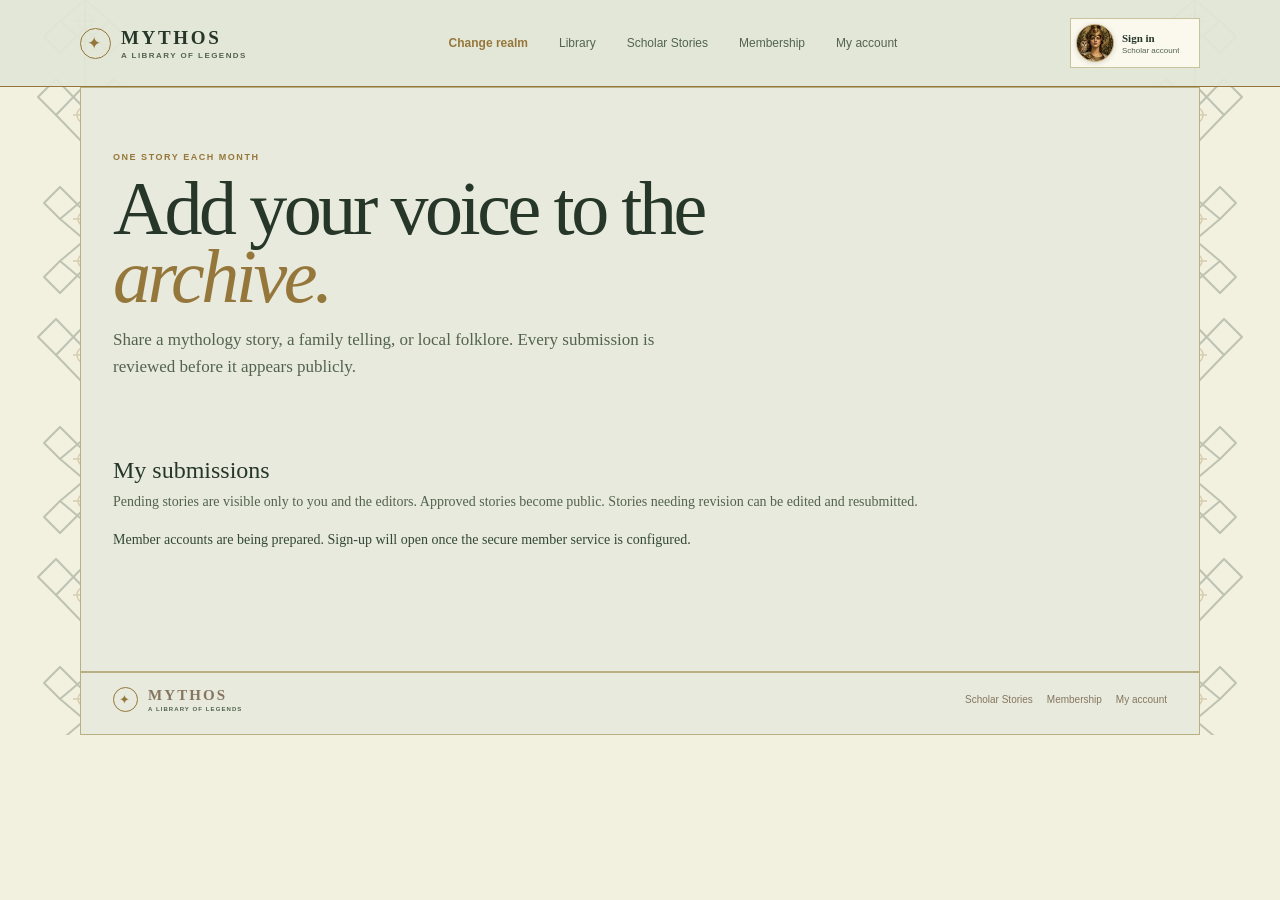
<file: website/scholar-stories/submit/index.html>
<!doctype html>
<html lang="en"><head><meta charset="utf-8"><meta name="viewport" content="width=device-width, initial-scale=1"><meta name="robots" content="noindex, nofollow"><meta name="description" content="Share a myth or local folklore story with the Mythos community."><title>Submit a Scholar Story — Mythos</title><link rel="canonical" href="https://mythoslibrary.com/scholar-stories/submit/"><script src="../../theme.js?v=realm-switch-20261107"></script><link rel="stylesheet" href="../../styles.css?v=motion-20261107"><script src="../../membership-config.js"></script><script type="module" src="../../member-client.js?v=realm-switch-20261107"></script><script type="module" src="../../script.js?v=motion-20261107"></script></head>
<body><a class="skip-link" href="#main">Skip to content</a><header class="site-header"><a class="brand" href="../../"><span class="brand-mark" aria-hidden="true">✦</span><span>MYTHOS<small>A LIBRARY OF LEGENDS</small></span></a><button class="menu-toggle" type="button" aria-expanded="false" aria-controls="site-nav">Menu</button><nav id="site-nav" class="site-nav" aria-label="Main navigation"><a href="../../library/">Library</a><a href="../">Scholar Stories</a><a href="../../membership/">Membership</a><a href="../../account/">My account</a></nav><a class="profile-shortcut" data-profile-shortcut href="../../membership/#signin-form" aria-label="Sign in or create a Scholar account"><span class="avatar-art" data-avatar-face="athena" aria-hidden="true"></span><span class="profile-shortcut-copy"><strong data-profile-label>Sign in</strong><small data-profile-detail>Scholar account</small></span></a></header>
<main id="main" class="member-page page-width"><section class="member-hero"><p class="eyebrow">ONE STORY EACH MONTH</p><h1>Add your voice to the <em>archive.</em></h1><p class="hero-description">Share a mythology story, a family telling, or local folklore. Every submission is reviewed before it appears publicly.</p></section>
<section class="member-auth" data-story-gate hidden><div><h2>Join the Fellowship to contribute</h2><p>Members can submit one story per calendar month. Everyone can read approved stories.</p><a class="button button-dark" href="../../membership/">Become a Fellow Scholar · £3/month</a></div></section>
<form id="story-form" class="story-form" hidden><label>Story title<input name="title" minlength="4" maxlength="100" required></label><div class="story-fields"><label>Mythology or tradition<input name="tradition" minlength="2" maxlength="80" placeholder="For example, Norse or local folklore" required></label><label>Region or community <span class="member-small">(optional)</span><input name="region" maxlength="100"></label></div><label>Your story<textarea name="story" minlength="100" maxlength="8000" rows="12" required></textarea><small>100–8,000 characters. Use your own words, and distinguish personal or family tellings from published sources.</small></label><label>Sources or context <span class="member-small">(optional)</span><textarea name="source_notes" maxlength="1200" rows="3" placeholder="Books, oral-history context, links, or notes for the editor"></textarea></label><label class="consent-check"><input type="checkbox" name="sharing_consent" required><span>I created this story or have permission to share it. I give Mythos permission to publish it with my account byline; I keep ownership and can ask for it to be removed.</span></label><button class="button button-dark">Submit for review <span aria-hidden="true">→</span></button></form>
<section class="my-submissions"><h2>My submissions</h2><div id="my-stories"></div><p class="member-small">Pending stories are visible only to you and the editors. Approved stories become public. Stories needing revision can be edited and resubmitted.</p></section><p class="member-status" data-member-status role="status" aria-live="polite"></p></main><footer class="site-footer page-width"><a class="brand" href="../../"><span class="brand-mark" aria-hidden="true">✦</span><span>MYTHOS<small>A LIBRARY OF LEGENDS</small></span></a><nav aria-label="Footer navigation"><a href="../">Scholar Stories</a><a href="../../membership/">Membership</a><a href="../../account/">My account</a></nav></footer></body></html>
</file>
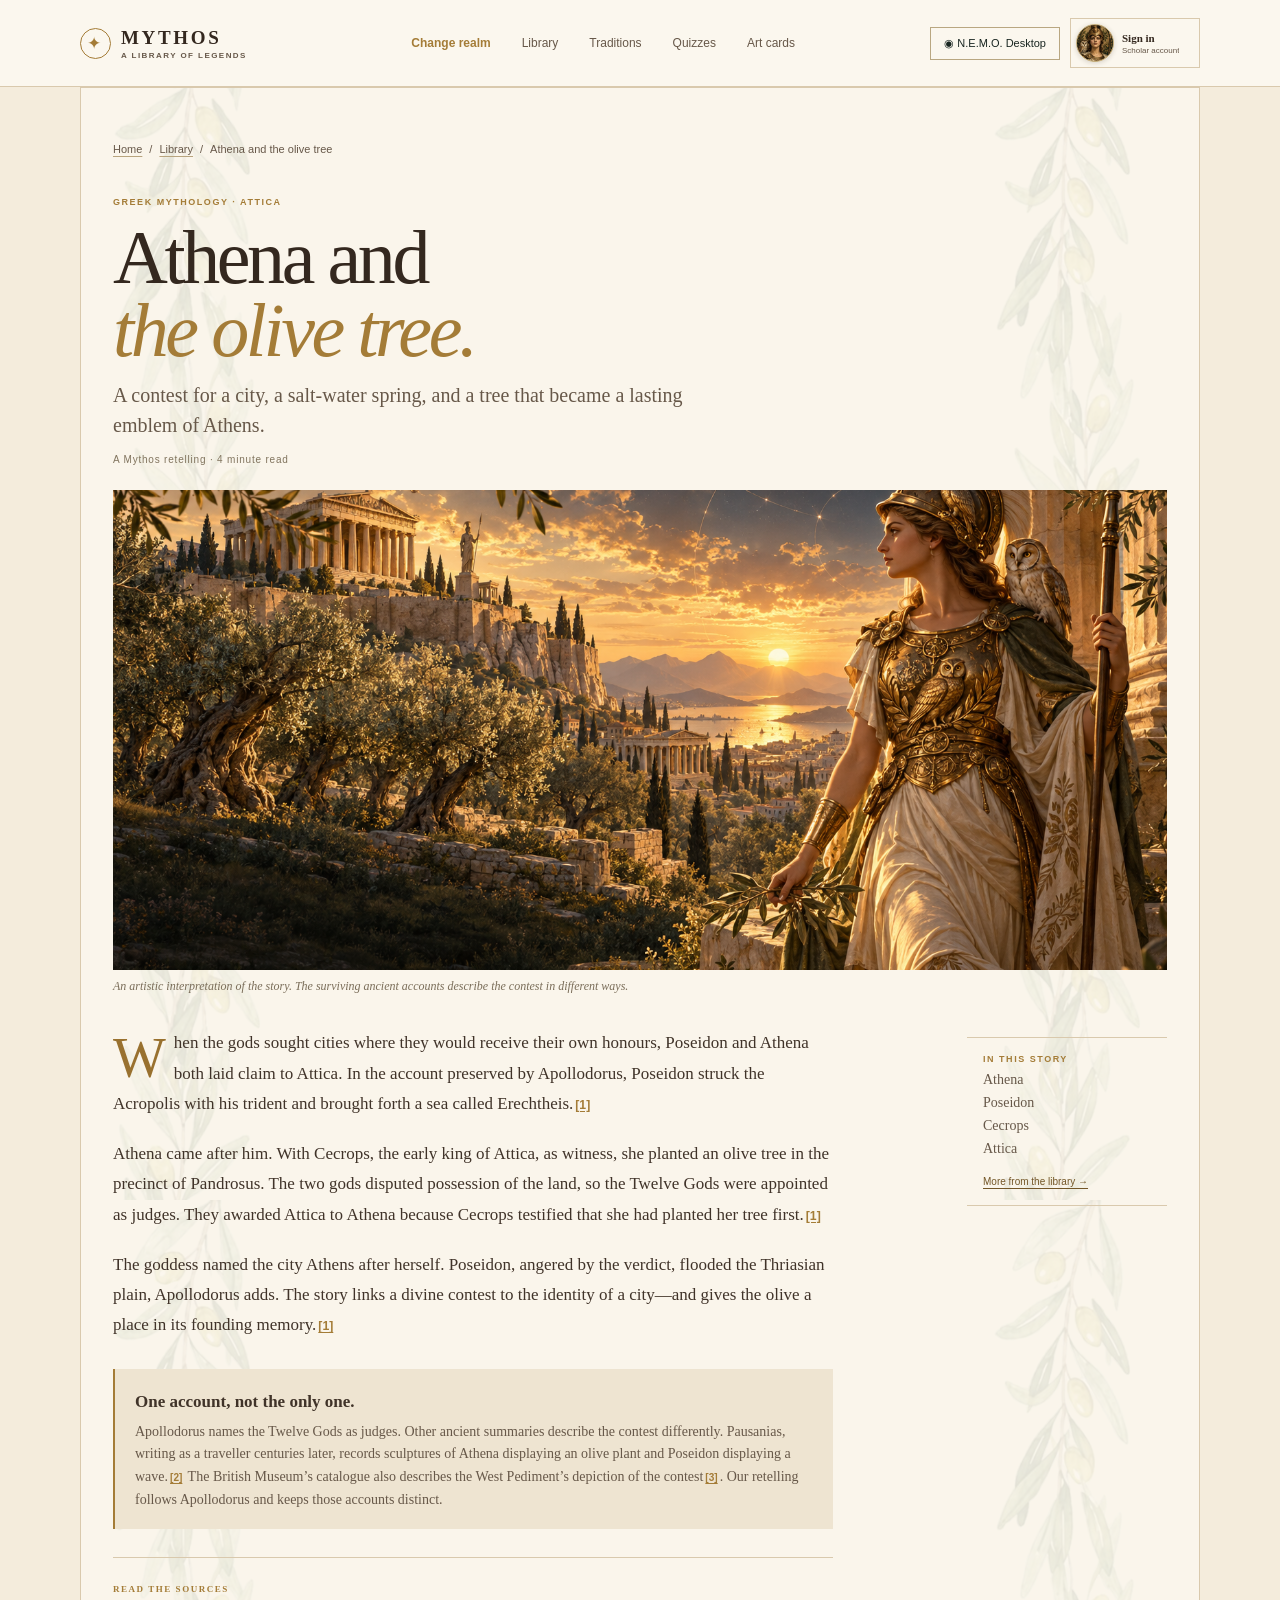
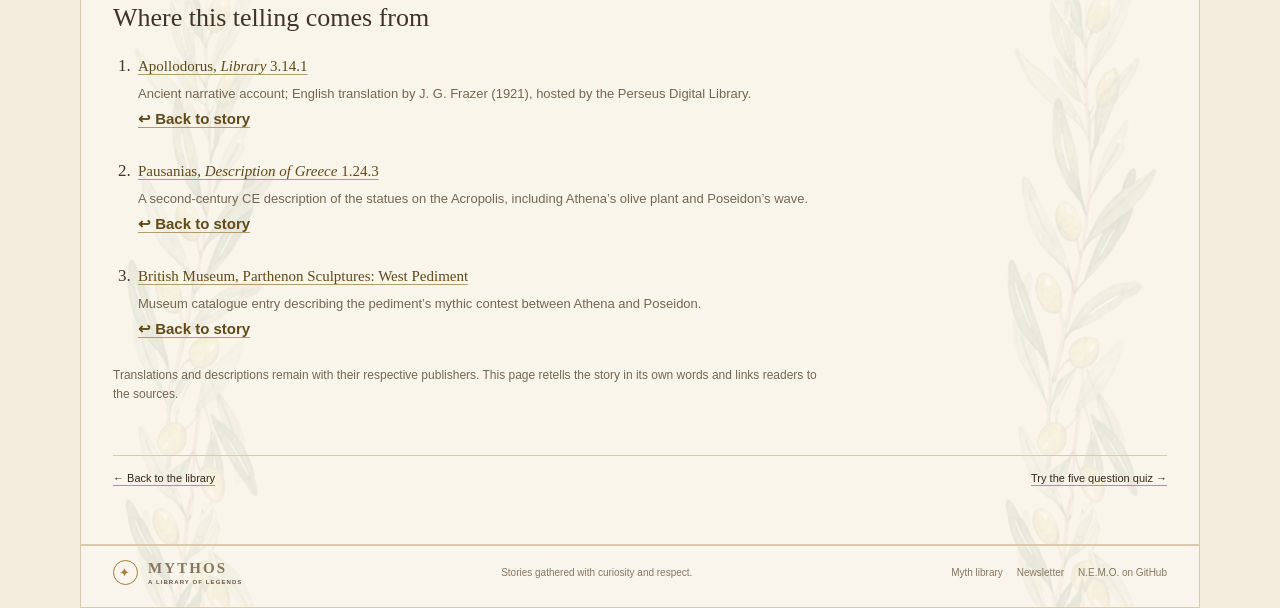
<file: website/stories/athena-and-the-olive-tree/index.html>
<!doctype html>
<html lang="en" data-mythos-realm="greek">
  <head>
    <meta charset="utf-8">
    <meta name="viewport" content="width=device-width, initial-scale=1">
    <meta name="theme-color" content="#f4ecdc">
    <meta name="description" content="Read Apollodorus’s account of Athena and Poseidon’s contest for Attica, with direct links to ancient sources and museum context.">
    <title>Athena and the Olive Tree | Mythos</title>
    <link rel="canonical" href="https://mythoslibrary.com/stories/athena-and-the-olive-tree/">
    <meta property="og:type" content="article">
    <meta property="og:site_name" content="Mythos">
    <meta property="og:title" content="Athena and the Olive Tree | Mythos">
    <meta property="og:description" content="A sourced retelling of Athena and Poseidon’s contest for Attica.">
    <meta property="og:url" content="https://mythoslibrary.com/stories/athena-and-the-olive-tree/">
    <meta property="og:image" content="https://mythoslibrary.com/images/athena-olive-grove.png">
    <meta property="og:image:alt" content="Athena beside an olive grove overlooking an ancient Greek temple at sunset.">
    <meta name="twitter:card" content="summary_large_image">
    <script type="application/ld+json">
      {
        "@context": "https://schema.org",
        "@type": "Article",
        "headline": "Athena and the Olive Tree",
        "description": "A sourced retelling of Athena and Poseidon's contest for Attica.",
        "mainEntityOfPage": "https://mythoslibrary.com/stories/athena-and-the-olive-tree/",
        "publisher": { "@type": "Organization", "name": "Mythos" },
        "inLanguage": "en"
      }
    </script>
    <link rel="stylesheet" href="../../styles.css?v=motion-20261107">
    <link rel="stylesheet" href="../../content.css?v=inline-sources-20261101">
    <script src="../../theme.js?v=realm-switch-20261107"></script>
    <script src="../../membership-config.js"></script>
    <script type="module" src="../../member-client.js?v=realm-switch-20261107"></script>
    <script type="module" src="../../script.js?v=motion-20261107"></script>
  </head>
  <body>
    <a class="skip-link" href="#main">Skip to content</a>
    <header class="site-header">
      <a class="brand" href="../../" aria-label="Mythos home"><span class="brand-mark" aria-hidden="true">✦</span><span>MYTHOS<small>A LIBRARY OF LEGENDS</small></span></a>
      <button class="menu-toggle" type="button" aria-expanded="false" aria-controls="site-nav">Menu</button>
      <nav id="site-nav" class="site-nav" aria-label="Main navigation"><a href="../../library/" aria-current="page">Library</a><a href="../../library/#traditions">Traditions</a><a href="../../#quiz">Quizzes</a><a href="../../#art-cards">Art cards</a></nav>
      <div class="site-header-actions"><a class="nemo-link" href="https://github.com/michaelsouthward10-hue/N.E.M.O/releases/latest">◉ N.E.M.O. Desktop</a><a class="profile-shortcut" data-profile-shortcut href="../../membership/#signin-form" aria-label="Sign in or create a Scholar account"><span class="avatar-art" data-avatar-face="athena" aria-hidden="true"></span><span class="profile-shortcut-copy"><strong data-profile-label>Sign in</strong><small data-profile-detail>Scholar account</small></span></a></div>
    </header>
    <main id="main" class="content-page article-page page-width">
      <nav class="breadcrumbs" aria-label="Breadcrumb"><a href="../../">Home</a><span aria-hidden="true"> / </span><a href="../../library/">Library</a><span aria-hidden="true"> / </span><span aria-current="page">Athena and the olive tree</span></nav>
      <article>
        <header class="article-heading">
          <p class="eyebrow">GREEK MYTHOLOGY · ATTICA</p>
          <h1>Athena and<br><em>the olive tree.</em></h1>
          <p class="article-deck">A contest for a city, a salt-water spring, and a tree that became a lasting emblem of Athens.</p>
          <p class="article-byline">A Mythos retelling · 4 minute read</p>
        </header>
        <figure class="article-image">
          <img src="../../images/athena-olive-grove.png" alt="Athena beside an olive grove overlooking an ancient Greek temple at sunset.">
          <figcaption>An artistic interpretation of the story. The surviving ancient accounts describe the contest in different ways.</figcaption>
        </figure>
        <div class="article-layout">
          <div class="article-body">
            <p class="drop-cap">When the gods sought cities where they would receive their own honours, Poseidon and Athena both laid claim to Attica. In the account preserved by Apollodorus, Poseidon struck the Acropolis with his trident and brought forth a sea called Erechtheis.<a class="citation" href="#source-apollodorus" id="citation-apollodorus" aria-label="Source 1: Apollodorus, Library 3.14.1">[1]</a></p>
            <p>Athena came after him. With Cecrops, the early king of Attica, as witness, she planted an olive tree in the precinct of Pandrosus. The two gods disputed possession of the land, so the Twelve Gods were appointed as judges. They awarded Attica to Athena because Cecrops testified that she had planted her tree first.<a class="citation" href="#source-apollodorus" aria-label="Source 1: Apollodorus, Library 3.14.1">[1]</a></p>
            <p>The goddess named the city Athens after herself. Poseidon, angered by the verdict, flooded the Thriasian plain, Apollodorus adds. The story links a divine contest to the identity of a city—and gives the olive a place in its founding memory.<a class="citation" href="#source-apollodorus" aria-label="Source 1: Apollodorus, Library 3.14.1">[1]</a></p>
            <aside class="variant-note"><strong>One account, not the only one.</strong><p>Apollodorus names the Twelve Gods as judges. Other ancient summaries describe the contest differently. Pausanias, writing as a traveller centuries later, records sculptures of Athena displaying an olive plant and Poseidon displaying a wave.<a class="citation" href="#source-pausanias" id="citation-pausanias" aria-label="Source 2: Pausanias, Description of Greece 1.24.3">[2]</a> The British Museum’s catalogue also describes the West Pediment’s depiction of the contest<a class="citation" href="#source-british-museum" id="citation-british-museum" aria-label="Source 3: British Museum, West Pediment">[3]</a>. Our retelling follows Apollodorus and keeps those accounts distinct.</p></aside>
            <section class="source-list" aria-labelledby="sources-heading">
              <p class="eyebrow">READ THE SOURCES</p>
              <h2 id="sources-heading">Where this telling comes from</h2>
              <ol>
                <li id="source-apollodorus"><a href="https://www.perseus.tufts.edu/hopper/text?doc=Perseus%3Atext%3A1999.01.0022%3Atext%3DLibrary%3Abook%3D3%3Achapter%3D14" target="_blank" rel="noopener noreferrer">Apollodorus, <cite>Library</cite> 3.14.1</a><span>Ancient narrative account; English translation by J. G. Frazer (1921), hosted by the Perseus Digital Library.</span><a class="source-return" href="#citation-apollodorus">↩ Back to story</a></li>
                <li id="source-pausanias"><a href="https://www.perseus.tufts.edu/hopper/text?doc=Perseus%3Atext%3A1999.01.0160%3Abook%3D1%3Achapter%3D24" target="_blank" rel="noopener noreferrer">Pausanias, <cite>Description of Greece</cite> 1.24.3</a><span>A second-century CE description of the statues on the Acropolis, including Athena’s olive plant and Poseidon’s wave.</span><a class="source-return" href="#citation-pausanias">↩ Back to story</a></li>
                <li id="source-british-museum"><a href="https://www.britishmuseum.org/collection/term/O405051" target="_blank" rel="noopener noreferrer">British Museum, Parthenon Sculptures: West Pediment</a><span>Museum catalogue entry describing the pediment’s mythic contest between Athena and Poseidon.</span><a class="source-return" href="#citation-british-museum">↩ Back to story</a></li>
              </ol>
              <p class="source-note">Translations and descriptions remain with their respective publishers. This page retells the story in its own words and links readers to the sources.</p>
            </section>
          </div>
          <aside class="article-aside" aria-label="Story details">
            <p class="eyebrow">IN THIS STORY</p>
            <ul><li>Athena</li><li>Poseidon</li><li>Cecrops</li><li>Attica</li></ul>
            <a href="../../library/">More from the library →</a>
          </aside>
        </div>
      </article>
      <nav class="article-next" aria-label="More Mythos"><a href="../../library/">← Back to the library</a><a href="../../#quiz">Try the five question quiz →</a></nav>
    </main>
    <footer class="site-footer page-width">
      <a class="brand" href="../../"><span class="brand-mark" aria-hidden="true">✦</span><span>MYTHOS<small>A LIBRARY OF LEGENDS</small></span></a>
      <p>Stories gathered with curiosity and respect.</p>
      <nav aria-label="Footer navigation"><a href="../../library/">Myth library</a><a href="../../#newsletter">Newsletter</a><a href="https://github.com/michaelsouthward10-hue/N.E.M.O">N.E.M.O. on GitHub</a></nav>
    </footer>
  </body>
</html>
</file>
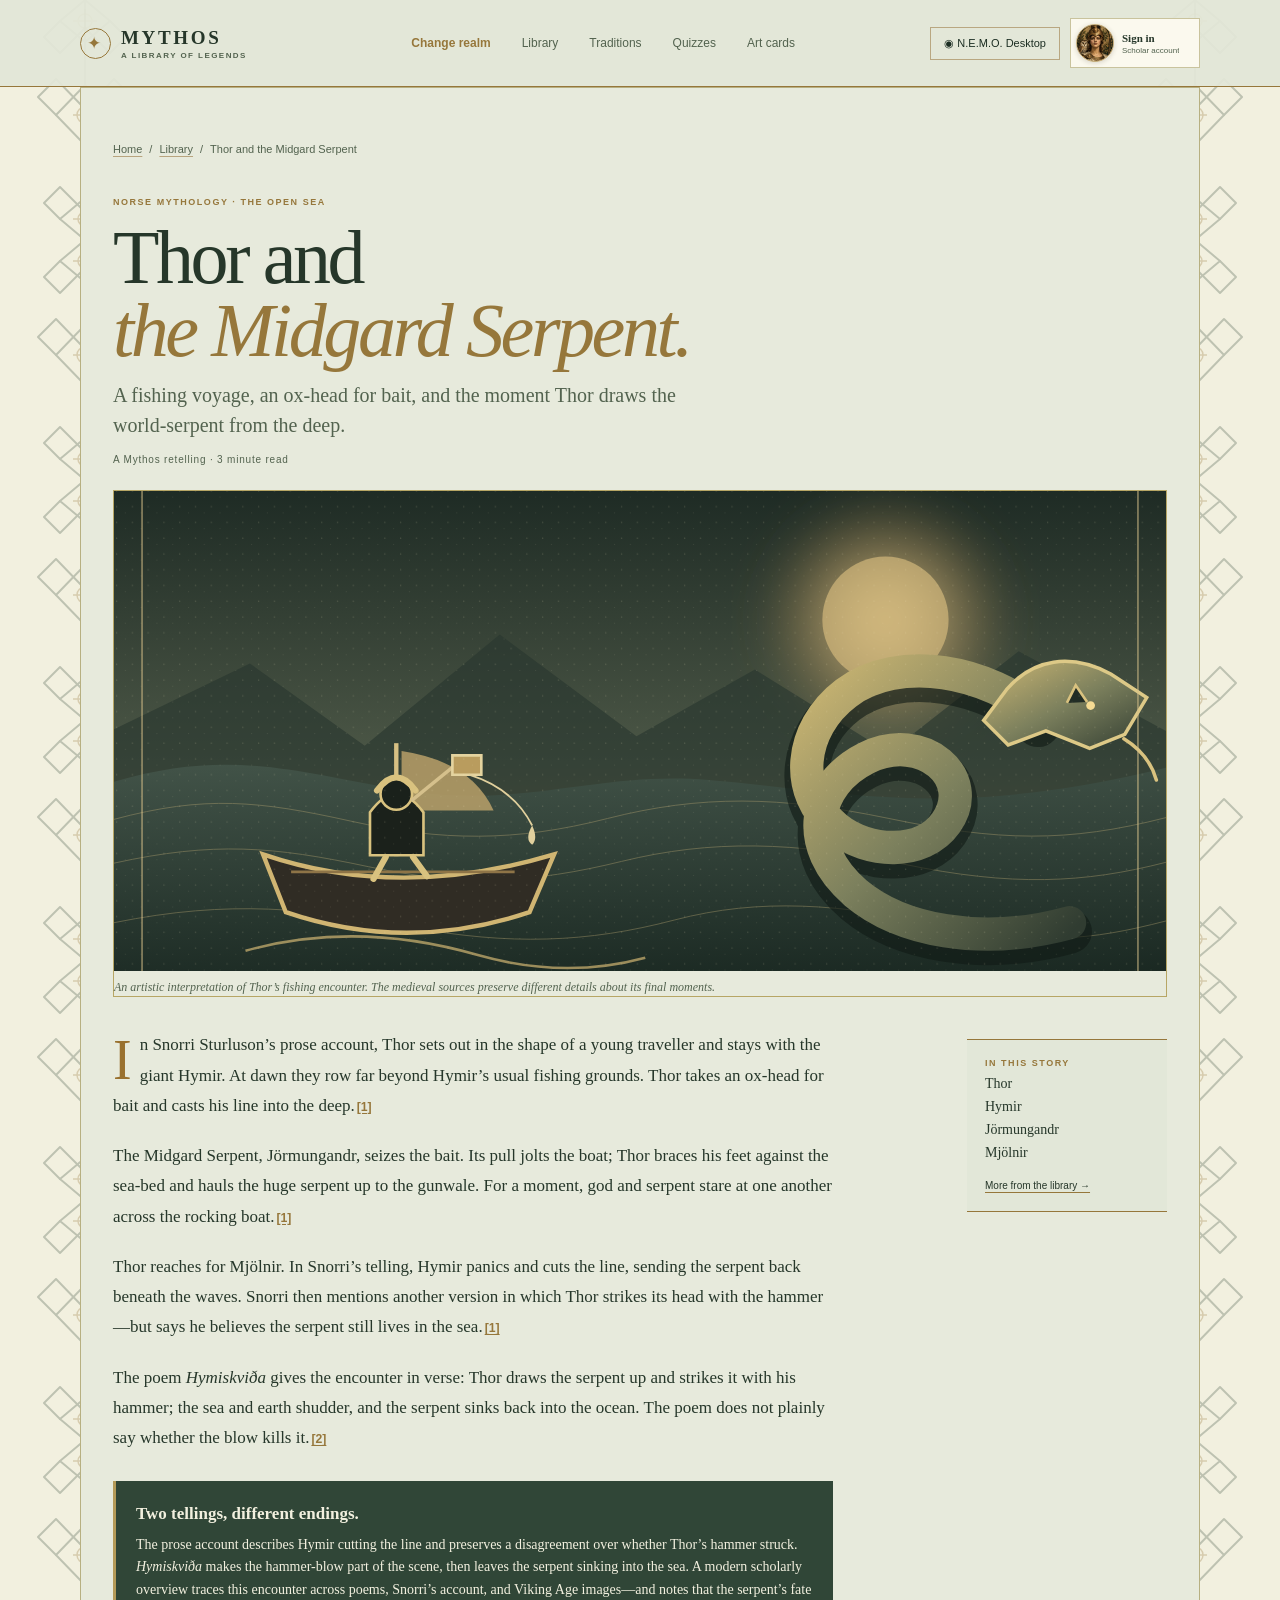
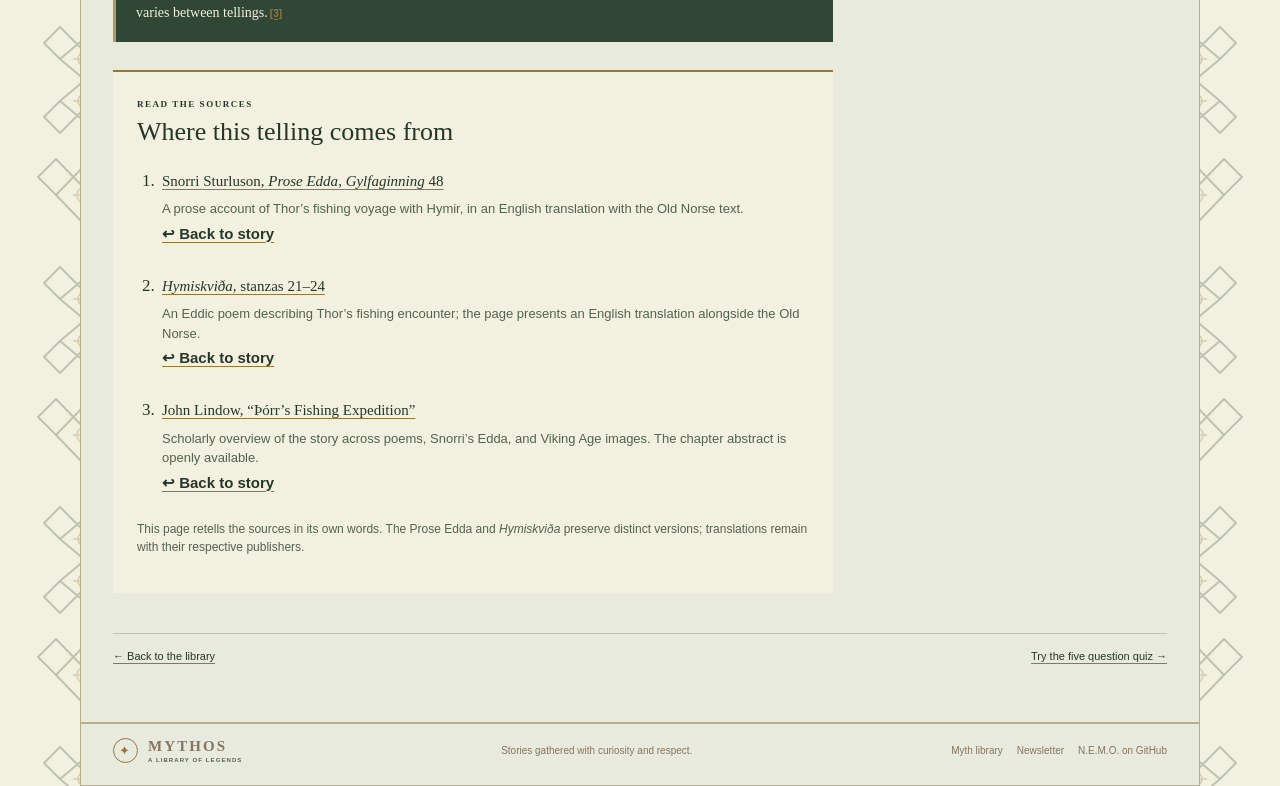
<file: website/stories/thor-and-the-midgard-serpent/index.html>
<!doctype html>
<html lang="en" data-mythos-realm="norse">
  <head>
    <meta charset="utf-8">
    <meta name="viewport" content="width=device-width, initial-scale=1">
    <meta name="theme-color" content="#f4ecdc">
    <meta name="description" content="Read a sourced retelling of Thor’s fishing encounter with Jörmungandr, the Midgard Serpent, with links to the Prose and Poetic Eddas.">
    <title>Thor and the Midgard Serpent | Mythos</title>
    <link rel="canonical" href="https://mythoslibrary.com/stories/thor-and-the-midgard-serpent/">
    <meta property="og:type" content="article">
    <meta property="og:site_name" content="Mythos">
    <meta property="og:title" content="Thor and the Midgard Serpent | Mythos">
    <meta property="og:description" content="A sourced retelling of Thor’s fishing encounter with Jörmungandr.">
    <meta property="og:url" content="https://mythoslibrary.com/stories/thor-and-the-midgard-serpent/">
    <meta property="og:image" content="https://mythoslibrary.com/images/thor-midgard-serpent.svg">
    <meta property="og:image:alt" content="An artistic interpretation of Thor in a boat confronting the Midgard Serpent in a storm-dark sea.">
    <meta name="twitter:card" content="summary_large_image">
    <script type="application/ld+json">
      {
        "@context": "https://schema.org",
        "@type": "Article",
        "headline": "Thor and the Midgard Serpent",
        "description": "A sourced retelling of Thor’s fishing encounter with Jörmungandr.",
        "mainEntityOfPage": "https://mythoslibrary.com/stories/thor-and-the-midgard-serpent/",
        "image": "https://mythoslibrary.com/images/thor-midgard-serpent.svg",
        "publisher": { "@type": "Organization", "name": "Mythos" },
        "inLanguage": "en"
      }
    </script>
    <link rel="stylesheet" href="../../styles.css?v=motion-20261107">
    <link rel="stylesheet" href="../../content.css?v=norse-sources-20261101">
    <script src="../../theme.js?v=realm-switch-20261107"></script>
    <script src="../../membership-config.js"></script>
    <script type="module" src="../../member-client.js?v=realm-switch-20261107"></script>
    <script type="module" src="../../script.js?v=motion-20261107"></script>
  </head>
  <body>
    <a class="skip-link" href="#main">Skip to content</a>
    <header class="site-header">
      <a class="brand" href="../../" aria-label="Mythos home"><span class="brand-mark" aria-hidden="true">✦</span><span>MYTHOS<small>A LIBRARY OF LEGENDS</small></span></a>
      <button class="menu-toggle" type="button" aria-expanded="false" aria-controls="site-nav">Menu</button>
      <nav id="site-nav" class="site-nav" aria-label="Main navigation"><a href="../../library/" aria-current="page">Library</a><a href="../../library/#traditions">Traditions</a><a href="../../#quiz">Quizzes</a><a href="../../#art-cards">Art cards</a></nav>
      <div class="site-header-actions"><a class="nemo-link" href="https://github.com/michaelsouthward10-hue/N.E.M.O/releases/latest">◉ N.E.M.O. Desktop</a><a class="profile-shortcut" data-profile-shortcut href="../../membership/#signin-form" aria-label="Sign in or create a Scholar account"><span class="avatar-art" data-avatar-face="athena" aria-hidden="true"></span><span class="profile-shortcut-copy"><strong data-profile-label>Sign in</strong><small data-profile-detail>Scholar account</small></span></a></div>
    </header>
    <main id="main" class="content-page article-page page-width">
      <nav class="breadcrumbs" aria-label="Breadcrumb"><a href="../../">Home</a><span aria-hidden="true"> / </span><a href="../../library/">Library</a><span aria-hidden="true"> / </span><span aria-current="page">Thor and the Midgard Serpent</span></nav>
      <article>
        <header class="article-heading">
          <p class="eyebrow">NORSE MYTHOLOGY · THE OPEN SEA</p>
          <h1>Thor and<br><em>the Midgard Serpent.</em></h1>
          <p class="article-deck">A fishing voyage, an ox-head for bait, and the moment Thor draws the world-serpent from the deep.</p>
          <p class="article-byline">A Mythos retelling · 3 minute read</p>
        </header>
        <figure class="article-image">
          <img src="../../images/thor-midgard-serpent.svg" alt="An artistic interpretation of Thor in a boat confronting the Midgard Serpent in a storm-dark sea.">
          <figcaption>An artistic interpretation of Thor’s fishing encounter. The medieval sources preserve different details about its final moments.</figcaption>
        </figure>
        <div class="article-layout">
          <div class="article-body">
            <p class="drop-cap">In Snorri Sturluson’s prose account, Thor sets out in the shape of a young traveller and stays with the giant Hymir. At dawn they row far beyond Hymir’s usual fishing grounds. Thor takes an ox-head for bait and casts his line into the deep.<a class="citation" href="#source-prose-edda" id="citation-prose-edda" aria-label="Source 1: Prose Edda, Gylfaginning 48">[1]</a></p>
            <p>The Midgard Serpent, Jörmungandr, seizes the bait. Its pull jolts the boat; Thor braces his feet against the sea-bed and hauls the huge serpent up to the gunwale. For a moment, god and serpent stare at one another across the rocking boat.<a class="citation" href="#source-prose-edda" aria-label="Source 1: Prose Edda, Gylfaginning 48">[1]</a></p>
            <p>Thor reaches for Mjölnir. In Snorri’s telling, Hymir panics and cuts the line, sending the serpent back beneath the waves. Snorri then mentions another version in which Thor strikes its head with the hammer—but says he believes the serpent still lives in the sea.<a class="citation" href="#source-prose-edda" aria-label="Source 1: Prose Edda, Gylfaginning 48">[1]</a></p>
            <p>The poem <cite>Hymiskviða</cite> gives the encounter in verse: Thor draws the serpent up and strikes it with his hammer; the sea and earth shudder, and the serpent sinks back into the ocean. The poem does not plainly say whether the blow kills it.<a class="citation" href="#source-hymiskvida" id="citation-hymiskvida" aria-label="Source 2: Hymiskviða, stanzas 21 to 24">[2]</a></p>
            <aside class="variant-note"><strong>Two tellings, different endings.</strong><p>The prose account describes Hymir cutting the line and preserves a disagreement over whether Thor’s hammer struck. <cite>Hymiskviða</cite> makes the hammer-blow part of the scene, then leaves the serpent sinking into the sea. A modern scholarly overview traces this encounter across poems, Snorri’s account, and Viking Age images—and notes that the serpent’s fate varies between tellings.<a class="citation" href="#source-lindow" id="citation-lindow" aria-label="Source 3: John Lindow, Thor’s Fishing Expedition">[3]</a></p></aside>
            <section class="source-list" aria-labelledby="sources-heading">
              <p class="eyebrow">READ THE SOURCES</p>
              <h2 id="sources-heading">Where this telling comes from</h2>
              <ol>
                <li id="source-prose-edda"><a href="https://northerntales.se/en/eddas/prose-edda/gylfaginning/48/" target="_blank" rel="noopener noreferrer">Snorri Sturluson, <cite>Prose Edda</cite>, <cite>Gylfaginning</cite> 48</a><span>A prose account of Thor’s fishing voyage with Hymir, in an English translation with the Old Norse text.</span><a class="source-return" href="#citation-prose-edda">↩ Back to story</a></li>
                <li id="source-hymiskvida"><a href="https://northerntales.se/en/eddas/poetic-edda/hymiskvida/" target="_blank" rel="noopener noreferrer"><cite>Hymiskviða</cite>, stanzas 21–24</a><span>An Eddic poem describing Thor’s fishing encounter; the page presents an English translation alongside the Old Norse.</span><a class="source-return" href="#citation-hymiskvida">↩ Back to story</a></li>
                <li id="source-lindow"><a href="https://academic.oup.com/book/41179/chapter-abstract/350558570" target="_blank" rel="noopener noreferrer">John Lindow, “Þórr’s Fishing Expedition”</a><span>Scholarly overview of the story across poems, Snorri’s Edda, and Viking Age images. The chapter abstract is openly available.</span><a class="source-return" href="#citation-lindow">↩ Back to story</a></li>
              </ol>
              <p class="source-note">This page retells the sources in its own words. The Prose Edda and <cite>Hymiskviða</cite> preserve distinct versions; translations remain with their respective publishers.</p>
            </section>
          </div>
          <aside class="article-aside" aria-label="Story details">
            <p class="eyebrow">IN THIS STORY</p>
            <ul><li>Thor</li><li>Hymir</li><li>Jörmungandr</li><li>Mjölnir</li></ul>
            <a href="../../library/">More from the library →</a>
          </aside>
        </div>
      </article>
      <nav class="article-next" aria-label="More Mythos"><a href="../../library/">← Back to the library</a><a href="../../#quiz">Try the five question quiz →</a></nav>
    </main>
    <footer class="site-footer page-width">
      <a class="brand" href="../../"><span class="brand-mark" aria-hidden="true">✦</span><span>MYTHOS<small>A LIBRARY OF LEGENDS</small></span></a>
      <p>Stories gathered with curiosity and respect.</p>
      <nav aria-label="Footer navigation"><a href="../../library/">Myth library</a><a href="../../#newsletter">Newsletter</a><a href="https://github.com/michaelsouthward10-hue/N.E.M.O">N.E.M.O. on GitHub</a></nav>
    </footer>
  </body>
</html>
</file>
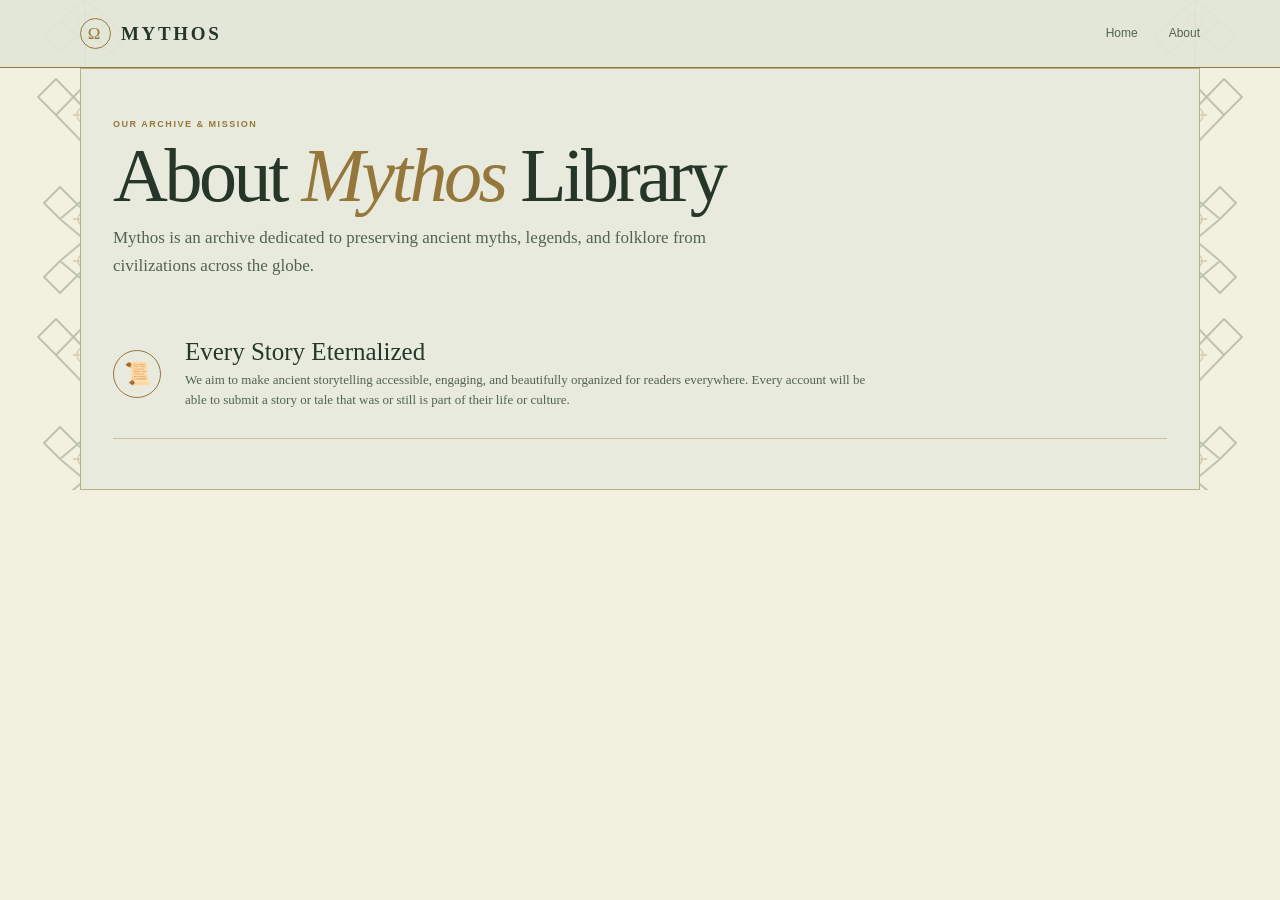
<file: website/about.html>
<!DOCTYPE html>
<html lang="en">
<head>
  <meta charset="UTF-8">
  <meta name="viewport" content="width=device-width, initial-scale=1.0">
  <title>About — Mythos Library</title>
  <link rel="stylesheet" href="styles.css?v=motion-20261107">
    <script src="theme.js?v=realm-switch-20261107"></script>
  </head>
<body>

  <!-- Top Header matching homepage -->
  <header class="site-header">
    <a href="index.html" class="brand">
      <span class="brand-mark">Ω</span>
      MYTHOS
    </a>
    <nav class="site-nav">
      <a href="index.html">Home</a>
      <a href="about.html">About</a>
    </nav>
  </header>

  <!-- Main Content centered within page-width -->
  <main class="page-width" style="padding-block: 50px;">
    <p class="eyebrow">OUR ARCHIVE & MISSION</p>
    <h1>About <em>Mythos</em> Library</h1>
    
    <p class="hero-description" style="max-width: 680px; margin-bottom: 30px;">
      Mythos is an archive dedicated to preserving ancient myths, legends, and folklore from civilizations across the globe.
    </p>

    <div class="story-note">
      <div class="story-symbol">📜</div>
      <div>
        <h2>Every Story Eternalized</h2>
        <p>We aim to make ancient storytelling accessible, engaging, and beautifully organized for readers everywhere. Every account will be able to submit a story or tale that was or still is part of their life or culture.</p>
      </div>
    </div>
  </main>

</body>
</html>
</file>
<file: website/styles.css>
:root {
  color-scheme: light;
  --ink: #34281f;
  --ink-soft: #675849;
  --paper: #f4ecdc;
  --paper-light: #fbf7ee;
  --line: #d9c9ad;
  --gold: #a47c37;
  --deep: #182520;
  --forest: #24352a;
  --serif: Georgia, "Times New Roman", serif;
  --sans: "Segoe UI", Arial, sans-serif;
  font-family: var(--sans);
  color: var(--ink);
  background: var(--paper);
  scroll-behavior: smooth;
}

* { box-sizing: border-box; }
body {
  margin: 0;
  background-color: var(--paper); /* Solid parchment base 📜 */
  background-image: url('images/Olive Branch Centerline Pillar.png'), url('images/Olive Branch Centerline Pillar.png');
  background-position: left top, right top;
  background-repeat: repeat-y, repeat-y;
}
:root[data-theme="norse"] {
  color-scheme: light;
  --ink: #26372a;
  --ink-soft: #53634f;
  --paper: #f2f0df;
  --paper-light: #fbf9ee;
  --line: #c9c39d;
  --gold: #96773b;
  --deep: #1b2d22;
  --forest: #344838;
}
:root[data-theme="norse"] body {
  background-color: var(--paper);
  background-image: url("images/norse-runic-tile.svg"), url("images/norse-runic-tile.svg");
  background-position: left top, right top;
  background-repeat: repeat-y, repeat-y;
  background-size: 170px 240px, 170px 240px;
}
:root[data-theme="norse"] .site-header { background: #f2f0dfed; border-color: var(--line); }
:root[data-theme="norse"] .quiz-form label,
:root[data-theme="norse"] .account-panel,
:root[data-theme="norse"] .member-auth,
:root[data-theme="norse"] .member-benefits article,
:root[data-theme="norse"] .public-story { background: var(--paper-light); border-color: var(--line); color: var(--ink); }
:root[data-theme="norse"] .quiz-form label:has(input:checked) { background: #e9e6d2; border-color: var(--gold); }
:root[data-theme="norse"] .variant-note { background: #e9ecdf; border-color: var(--gold); }
:root[data-theme="norse"] .norse-card-art { background: radial-gradient(circle at 72% 24%, #d4bf7a 0 3%, #c19b59 3.5% 4%, transparent 4.5%), linear-gradient(150deg, #8b9a7a, #3b503d 54%, #1b2d22); }
:root[data-theme="norse"] .norse-card-art::before { border-color: #e6d39c9c; box-shadow: 0 0 0 16px #e6d39c18, 0 0 0 34px #e6d39c10; }
:root[data-theme="norse"] .norse-card-art > span { color: #e1cf9b; }
:root[data-theme="norse"] .story-symbol,
:root[data-theme="norse"] .newsletter-icon,
:root[data-theme="norse"] .nemo-sigil { color: var(--gold); border-color: var(--gold); }
:root[data-theme="norse"] .pantheon-list,
:root[data-theme="norse"] .pantheon { border-color: var(--line); }
:root[data-theme="norse"] .tradition-entry:hover { background: #96773b12; }
.tradition-status-list > .tradition-entry { display: grid; grid-template-columns: 18px minmax(170px, .8fr) 1fr auto; align-items: center; gap: 10px; min-height: 53px; border-bottom: 1px solid var(--line); color: var(--ink); font-size: 12px; text-decoration: none; }
.tradition-entry-action { color: #735627; text-decoration: underline; text-underline-offset: 3px; }
.tradition-status-list > .tradition-entry > span:nth-of-type(2) { color: #847660; }
.tradition-status-list > .tradition-entry:focus-visible { outline: 3px solid var(--gold); outline-offset: 2px; }
@media (max-width: 600px) {
  :root[data-theme="norse"] body { background-size: 58px 240px, 58px 240px; }
  .tradition-status-list > .tradition-entry { grid-template-columns: 16px minmax(145px, .9fr) 1fr; gap: 8px; padding-block: 8px; }
  .tradition-status-list > .tradition-entry > span:nth-of-type(2) { grid-column: 2; }
  .tradition-status-list > .tradition-entry > .tradition-entry-action { grid-column: 3; grid-row: 1 / span 2; }
}

a { color: inherit; text-decoration: none; }
button, input { font: inherit; }
.page-width {
  width: min(1120px, calc(100% - 64px)); /* Limits max width and leaves outer space 📐 */
  margin-inline: auto;                   /* Centers the container horizontally 🎯 */
  position: relative;
  z-index: 1;
  background: color-mix(in srgb, var(--paper-light) 90%, transparent);
  border: 1px solid var(--line);
  padding: 32px;
}
.skip-link { position: absolute; top: -50px; left: 12px; z-index: 20; padding: 10px; background: var(--paper-light); }
.skip-link:focus { top: 12px; }

.site-header {
  position: relative;
  z-index: 10;
  background: var(--paper-light); /* Solid opaque header 🛡️ */
  border-bottom: 1px solid var(--line);
}
.brand { display: inline-flex; align-items: center; gap: 10px; min-width: 196px; font: 600 19px var(--serif); letter-spacing: .14em; }
.brand small { display: block; margin-top: 2px; color: var(--ink-soft); font: 600 8px var(--sans); letter-spacing: .18em; }
.brand-mark { display: grid; width: 31px; height: 31px; place-items: center; border: 1px solid var(--gold); border-radius: 50%; color: var(--gold); font: 17px var(--serif); }
.site-nav { display: flex; align-items: center; gap: clamp(15px, 3vw, 31px); color: var(--ink-soft); font-size: 12px; }
.site-nav a { padding: 7px 0; border-bottom: 1px solid transparent; }
.site-nav a:hover, .site-nav a:focus-visible { color: var(--ink); border-color: var(--gold); }
.nemo-link { padding: 9px 13px; border: 1px solid #b9a781; color: var(--deep); font-size: 11px; white-space: nowrap; }
.nemo-link span { margin-right: 4px; color: var(--gold); }
.menu-toggle { display: none; }

.hero { display: grid; grid-template-columns: .9fr 1.1fr; align-items: center; gap: clamp(28px, 5vw, 60px); padding-block: 55px 50px; }
.eyebrow { margin: 0 0 12px; color: var(--gold); font-size: 9px; font-weight: 700; letter-spacing: .17em; }
.hero-copy .eyebrow { display: flex; align-items: center; gap: 9px; }
.hero-copy .eyebrow span { width: 20px; border-top: 1px solid var(--gold); }
h1, h2, p { margin-top: 0; }
h1 { margin-bottom: 15px; font: 500 clamp(48px, 6vw, 76px)/.9 var(--serif); letter-spacing: -.045em; }
h1 em { color: var(--gold); font-weight: 400; }
.hero-description { max-width: 370px; color: var(--ink-soft); font: 17px/1.62 var(--serif); }
.hero-actions { display: flex; flex-wrap: wrap; align-items: center; gap: 20px; margin-top: 24px; }
.button { display: inline-flex; min-height: 44px; align-items: center; justify-content: center; gap: 12px; padding: 11px 16px; border: 0; font-size: 11px; font-weight: 650; transition: transform .18s, background .18s; }
.button:hover { transform: translateY(-2px); }
.button-dark { color: #fff9ed; background: var(--deep); }
.button-dark:hover { background: #294438; }
.button-parchment { color: #29352b; background: #e8d8b8; }
.button-parchment:hover { background: #f1e4c8; }
.text-link { color: var(--ink-soft); font-size: 11px; }
.text-link:hover { color: var(--gold); }
.text-link span, .button span { font-size: 14px; }
.hero-note { display: flex; align-items: center; gap: 12px; margin: 31px 0 0; padding-left: 13px; border-left: 1px solid var(--gold); color: #897b67; font-size: 10px; line-height: 1.65; }
.hero-note strong { color: var(--ink-soft); font-weight: 500; }

.hero-art { position: relative; min-height: 420px; overflow: hidden; isolation: isolate; color: #fff7e3; background: #586044; box-shadow: 0 18px 42px #392a181e; }
.hero-illustration { position: absolute; z-index: -2; inset: 0; width: 100%; height: 100%; object-fit: cover; object-position: center 48%; }
.sky-glow { position: absolute; z-index: -1; inset: 0; background: linear-gradient(180deg,#171a1705 35%,#171a1740 67%,#171a17ad 100%); }
.art-meta { position: absolute; z-index: 3; top: 18px; right: 19px; left: 19px; display: flex; justify-content: space-between; font-size: 8px; letter-spacing: .16em; }
.art-caption { position: absolute; z-index: 4; bottom: 22px; left: 24px; text-shadow: 0 1px 6px #0006; }
.art-caption p { margin-bottom: 5px; font-size: 8px; letter-spacing: .16em; }
.art-caption h2 { margin: 0 0 8px; font: 500 42px/.92 var(--serif); }
.art-caption a { font-size: 10px; letter-spacing: .06em; }
.star { position: absolute; z-index: 3; color: #fff2c9; text-shadow: 0 0 10px #fff2c9; }
.star-one { top: 70px; right: 72px; font-size: 18px; }.star-two { top: 136px; left: 58px; font-size: 13px; }

.collection { padding-block: 28px 35px; border-top: 1px solid var(--line); }
.section-heading { display: flex; align-items: end; justify-content: space-between; gap: 16px; margin-bottom: 17px; }
.section-heading .eyebrow { margin-bottom: 4px; }
.section-heading h2 { margin: 0; font: 500 30px/1.05 var(--serif); }
.pantheon-list { display: grid; grid-template-columns: repeat(4,1fr); border-block: 1px solid #d5c5a8; }
.pantheon { display: flex; min-width: 0; min-height: 80px; align-items: center; gap: 11px; padding: 11px 13px; border-right: 1px solid #d5c5a8; transition: background .18s; }
.pantheon:last-child { border-right: 0; }.pantheon:hover { background: #a47c370d; }
.pantheon-symbol { display: grid; flex: 0 0 37px; width: 37px; height: 37px; place-items: center; border: 1px solid #c5ad7a; border-radius: 50%; color: #816330; font: 21px var(--serif); }
.pantheon-symbol.norse { color: #51685c; border-color: #9baa8a; }.pantheon-symbol.egypt { color: #9b6c2c; border-color: #c9a968; }.pantheon-symbol.world { color: #794f47; border-color: #bd958a; }
.pantheon small,.pantheon strong { display: block; }.pantheon small { margin-bottom: 3px; color: #927b55; font-size: 7px; letter-spacing: .1em; }.pantheon strong { font: 500 16px var(--serif); }.pantheon .arrow { margin-left: auto; color: #9a8158; }

.feature-grid { display: grid; grid-template-columns: .76fr 1.24fr; gap: 29px; padding-bottom: 35px; }
.daily-quiz { position: relative; min-height: 275px; padding: 25px 23px; overflow: hidden; color: #f4ecd9; background: var(--forest); }
.daily-quiz::after { position: absolute; right: -75px; bottom: -130px; width: 210px; height: 210px; border: 1px solid #d3b77e55; border-radius: 50%; box-shadow: 0 0 0 19px #d3b77e10,0 0 0 39px #d3b77e0d; content: ""; }
.daily-quiz .eyebrow { color: #c4a261; }.daily-quiz h2 { margin: 0 0 10px; font: 500 34px/.95 var(--serif); }.daily-quiz p:not(.eyebrow) { max-width: 245px; color: #d7cfbd; font: 14px/1.5 var(--serif); }
.quiz-star { position: absolute; top: 18px; right: 24px; color: #c5a45f; font: 35px var(--serif); }.quiz-foot { position: absolute; bottom: 15px; left: 23px; color: #bdb59f; font-size: 8px; letter-spacing: .14em; }
.art-collection { min-width: 0; }.section-heading.compact { margin-bottom: 14px; }.section-heading.compact h2 { font-size: 27px; }
.art-card-list { display: grid; grid-template-columns: repeat(3,1fr); gap: 11px; }
.art-card { position: relative; display: flex; min-height: 183px; align-items: end; padding: 13px; overflow: hidden; color: #fff5df; background: #716247; isolation: isolate; }
.art-card::before { position: absolute; z-index: -1; inset: 0; background: radial-gradient(circle at 50% 35%,#f3d28fbf 0 12%,transparent 13%),radial-gradient(ellipse at 50% 66%,#3a3225d6,transparent 48%),linear-gradient(155deg,#d4ad68,#64583e 59%,#344338); content: ""; transition: transform .4s; }
.art-card:hover::before { transform: scale(1.06); }.thor-card::before { background: radial-gradient(circle at 50% 35%,#cedac4c4 0 13%,transparent 14%),radial-gradient(ellipse at 51% 68%,#2b332dd4,transparent 48%),linear-gradient(150deg,#95a29a,#58634f 60%,#272f2b); }.anansi-card::before { background: radial-gradient(circle at 50% 35%,#f1c677bd 0 13%,transparent 14%),radial-gradient(ellipse at 51% 67%,#3f2424db,transparent 48%),linear-gradient(150deg,#b8754e,#754542 58%,#332d31); }
.figure-symbol { position: absolute; top: 24px; left: 50%; color: #fff8decc; font: 53px var(--serif); text-shadow: 0 2px 15px #fff4c770; transform: translateX(-50%); }
.card-caption { position: relative; display: block; text-shadow: 0 1px 5px #25221c; }.card-caption small,.card-caption strong { display: block; }.card-caption small { margin-bottom: 3px; font-size: 7px; letter-spacing: .13em; }.card-caption strong { font: 500 24px var(--serif); }
.art-note { margin: 10px 0 0; color: #85755e; font: italic 13px var(--serif); }

.quiz-detail { display: grid; grid-template-columns: 1fr 1fr; gap: 40px; padding-block: 30px; border-top: 1px solid var(--line); border-bottom: 1px solid var(--line); background: #fbf7ee5c; }
.quiz-detail-copy { padding: 10px 0; }.quiz-detail-copy h2 { margin: 0 0 10px; font: 500 33px/.98 var(--serif); }.quiz-detail-copy>p:last-child { max-width: 380px; margin: 0; color: var(--ink-soft); font: 16px/1.5 var(--serif); }
.quiz-form fieldset { display: grid; gap: 8px; padding: 0; border: 0; }.quiz-form legend { margin-bottom: 8px; color: #897654; font-size: 9px; font-weight: 700; letter-spacing: .12em; text-transform: uppercase; }.quiz-form label { display: flex; align-items: center; gap: 9px; min-height: 39px; padding: 7px 10px; border: 1px solid #d6c7aa; background: #f9f3e7; font: 13px var(--serif); cursor: pointer; }.quiz-form label:has(input:checked) { border-color: var(--gold); background: #f3e7ce; }.quiz-form input { accent-color: var(--gold); }.quiz-form .button { margin-top: 12px; cursor: pointer; }.quiz-result { min-height: 20px; margin: 8px 0 0; color: var(--forest); font: italic 14px var(--serif); }

.story-note { display: grid; grid-template-columns: 54px 1fr auto; align-items: center; gap: 18px; padding-block: 29px; border-bottom: 1px solid var(--line); }.story-symbol { display: grid; width: 48px; height: 48px; place-items: center; border: 1px solid #c8ad72; border-radius: 50%; color: var(--gold); font: 22px var(--serif); }.story-note .eyebrow { margin-bottom: 4px; }.story-note h2 { margin: 0 0 4px; font: 500 25px var(--serif); }.story-note p:last-child { max-width: 690px; margin: 0; color: var(--ink-soft); font: 13px/1.5 var(--serif); }
.newsletter { display: flex; align-items: center; gap: 16px; padding-block: 25px; border-bottom: 1px solid var(--line); }.newsletter-icon { display: grid; flex: 0 0 44px; height: 44px; place-items: center; border: 1px solid #c8ad72; border-radius: 50%; color: var(--gold); font: 23px var(--serif); }.newsletter h2 { margin: 0 0 3px; font: 500 25px var(--serif); }.newsletter .eyebrow { margin-bottom: 4px; }.newsletter p:last-child { margin: 0; color: var(--ink-soft); font: 13px var(--serif); }.newsletter-status { margin-left: auto!important; padding: 10px 12px; border-bottom: 1px solid #a79473; color: #807158!important; font-size: 11px!important; white-space: nowrap; }
.nemo-banner { display: flex; align-items: center; gap: 18px; padding-block: 26px 22px; }.nemo-sigil { display: grid; flex: 0 0 45px; height: 45px; place-items: center; border: 1px solid #b39a63; border-radius: 50%; color: var(--gold); font-size: 19px; }.nemo-banner>div { flex: 1; }.nemo-banner .eyebrow { margin-bottom: 2px; }.nemo-banner h2 { margin: 0; font: 500 24px var(--serif); }.nemo-banner p:last-child { margin: 2px 0 0; color: var(--ink-soft); font: 13px var(--serif); }
.site-footer { display: flex; align-items: center; justify-content: space-between; gap: 18px; padding-block: 14px 22px; border-top: 1px solid var(--line); color: #867660; font-size: 10px; }.site-footer .brand { min-width: 0; font-size: 15px; }.site-footer .brand-mark { width: 25px; height: 25px; font-size: 13px; }.site-footer .brand small { font-size: 6px; }.site-footer p { margin: 0; }.site-footer nav { display: flex; flex-wrap: wrap; gap: 14px; }.site-footer a:hover { color: var(--gold); }

@media (max-width: 850px) {
  .site-header { flex-wrap: wrap; padding-inline: 24px; }
  .brand { min-width: 0; }
  .site-nav { order: 3; width: 100%; justify-content: center; }
  .hero { grid-template-columns: .9fr 1.1fr; gap: 25px; }
  .pantheon { padding-inline: 8px; gap: 8px; }.pantheon-symbol { flex-basis: 31px; width: 31px; height: 31px; }.pantheon strong { font-size: 14px; }
  .feature-grid { grid-template-columns: 1fr; }.daily-quiz { min-height: 230px; }
}
@media (max-width: 600px) {
  .page-width { width: min(100% - 36px, 480px); }
  .site-header { padding: 14px 18px; gap: 10px; }
  .site-header .brand { margin-right: auto; }
  .menu-toggle { display: inline-flex; align-items: center; justify-content: center; min-height: 40px; padding: 8px 11px; border: 1px solid var(--line); background: transparent; color: var(--ink); font-size: 11px; }
  .site-nav { display: none; order: 4; flex-direction: column; align-items: stretch; gap: 2px; padding: 8px 0; }.site-nav.is-open { display: flex; }.site-nav a { padding: 10px 3px; border-bottom: 1px solid var(--line); }
  .nemo-link { padding: 8px; font-size: 9px; }
  .hero { grid-template-columns: 1fr; gap: 25px; padding-block: 34px 31px; }
  h1 { font-size: clamp(50px, 14vw, 68px); }.hero-art { min-height: 330px; }.sun-disc { width: 155px; height: 155px; top: 38px; }.orbit { top: 114px; width: 250px; }.orbit-b { width: 295px; }
  .art-caption h2 { font-size: 36px; }
  .section-heading { align-items: start; flex-direction: column; }.section-heading h2 { font-size: 27px; }
  .pantheon-list { grid-template-columns: 1fr 1fr; }.pantheon { min-height: 70px; border-bottom: 1px solid #d5c5a8; }.pantheon:nth-child(2) { border-right: 0; }.pantheon:nth-child(n+3) { border-bottom: 0; }
  .feature-grid { gap: 25px; }.art-card-list { gap: 7px; }.art-card { min-height: 145px; padding: 9px; }.card-caption strong { font-size: 20px; }
  .quiz-detail { grid-template-columns: 1fr; gap: 14px; padding-block: 24px; }.quiz-detail-copy h2 { font-size: 29px; }
  .story-note { grid-template-columns: 42px 1fr; gap: 13px; }.story-symbol { width: 40px; height: 40px; }.story-note>.text-link { grid-column: 2; }
  .newsletter { flex-wrap: wrap; }.newsletter>div:nth-child(2) { flex: 1; min-width: calc(100% - 70px); }.newsletter-status { width: 100%; margin: 0!important; }
  .nemo-banner { flex-wrap: wrap; }.nemo-banner>div { flex: 1; min-width: calc(100% - 70px); }.nemo-banner>.button { margin-left: 62px; }
  .site-footer { flex-wrap: wrap; }.site-footer>p { order: 3; width: 100%; }.site-footer nav { width: 100%; }
}
.site-header { display:flex; align-items:center; justify-content:space-between; gap:24px; padding:18px max(32px, calc((100vw - 1120px) / 2)); }
[data-theme="odin"] { color-scheme: dark; --ink:#e9e1cb; --ink-soft:#beb8a6; --paper:#17231e; --paper-light:#202d25; --line:#425347; --gold:#c7a45e; --deep:#111a16; --forest:#202d25; }
[data-theme="odin"] body { background:var(--paper); }
[data-theme="odin"] .site-header { background:#17231eeb; }
[data-theme="odin"] .pantheon-list,[data-theme="odin"] .pantheon { border-color:var(--line); }
[data-theme="odin"] .pantheon:hover,[data-theme="odin"] .quiz-detail { background:#ffffff08; }
[data-theme="odin"] .quiz-form label,[data-theme="odin"] .account-panel,[data-theme="odin"] .member-auth,[data-theme="odin"] .member-benefits article,[data-theme="odin"] .public-story { background:var(--paper-light); border-color:var(--line); color:var(--ink); }
[data-theme="odin"] input,[data-theme="odin"] textarea,[data-theme="odin"] select { color:var(--ink); background:#17231e; border-color:var(--line); }
[data-theme="odin"] .button-parchment { color:#1c2821; background:#d7c49b; }
.site-header-actions { display:flex; align-items:center; gap:10px; }
.profile-shortcut { display:flex; min-width:130px; align-items:center; gap:8px; padding:5px 9px 5px 5px; border:1px solid var(--line); color:var(--ink); background:var(--paper-light); }
.profile-shortcut:hover,.profile-shortcut:focus-visible { border-color:var(--gold); }
.profile-shortcut-copy strong,.profile-shortcut-copy small { display:block; max-width:126px; overflow:hidden; text-overflow:ellipsis; white-space:nowrap; }
.profile-shortcut-copy strong { font:600 11px var(--serif); }.profile-shortcut-copy small { margin-top:2px; color:var(--ink-soft); font-size:8px; }
.avatar-art { display:inline-block; width:38px; height:38px; flex:0 0 auto; border:1px solid #c5ad7a; border-radius:50%; background-image:url("images/god-avatar-atlas.png"); background-repeat:no-repeat; background-size:300% 200%; background-position:0 0; box-shadow:0 1px 5px #2c21162e; }
.avatar-art[data-avatar-face="zeus"] { background-position:50% 0; }.avatar-art[data-avatar-face="poseidon"] { background-position:100% 0; }
.avatar-art[data-avatar-face="artemis"] { background-position:0 100%; }.avatar-art[data-avatar-face="apollo"] { background-position:50% 100%; }.avatar-art[data-avatar-face="odin"] { background-position:100% 100%; }
.avatar-art[data-avatar-face="hera"] { background-image:linear-gradient(145deg,#e5d3a2,#59644c); }

.member-page { min-height: 65vh; padding-block: 44px 70px; }
.member-hero { max-width: 740px; padding-block: 20px 35px; }
.member-hero h1 { font-size: clamp(48px,7vw,76px); }
.member-hero .hero-description { max-width: 600px; }
.member-price { display: flex; align-items: baseline; gap: 14px; margin-top: 22px; color: var(--ink-soft); font: 14px var(--serif); }
.member-price strong { color: var(--ink); font: 54px var(--serif); }
.member-benefits { display:grid; grid-template-columns:repeat(3,1fr); gap:1px; margin-block:14px 34px; border:1px solid var(--line); background:var(--line); }
.member-benefits article { min-height:180px; padding:22px; background:var(--paper-light); }
.member-benefits article>span { color:var(--gold); font:28px var(--serif); }
.member-benefits h2,.account-panel h2,.my-submissions h2 { margin:12px 0 7px; font:500 24px var(--serif); }
.member-benefits p,.account-panel p,.my-submissions p { margin:0; color:var(--ink-soft); font:14px/1.55 var(--serif); }
.member-auth,.account-panel { padding:28px; border:1px solid var(--line); background:var(--paper-light); }
.member-auth { display:grid; grid-template-columns:1fr 1fr; gap:36px; }
.member-auth h2 { margin:0 0 8px; font:500 29px var(--serif); }
.member-auth>div>p:not(.eyebrow) { max-width:460px; color:var(--ink-soft); font:14px/1.55 var(--serif); }
.member-form,.story-form { display:grid; gap:14px; margin-top:20px; }
.member-form label,.story-form>label,.story-fields label,.account-actions label { display:grid; gap:6px; color:var(--ink-soft); font-size:12px; }
.member-form input,.story-form input,.story-form textarea,.account-actions select { width:100%; min-height:42px; padding:10px; border:1px solid var(--line); border-radius:0; color:var(--ink); background:var(--paper); font:14px var(--sans); }
.story-form textarea { resize:vertical; line-height:1.5; }
.member-form small,.story-form small,.member-small { color:var(--ink-soft); font-size:11px; line-height:1.55; }
.member-form .button,.story-form .button { justify-self:start; cursor:pointer; }
.member-status { min-height:22px; margin:16px 0; color:var(--forest); font:14px/1.5 var(--serif); }
.member-status[data-error="true"] { color:#9a4739; }
.account-panel[hidden],.story-form[hidden],.member-auth[hidden] { display:none; }
.account-heading { display:flex; align-items:center; justify-content:space-between; gap:16px; padding-bottom:20px; border-bottom:1px solid var(--line); }
.account-heading .eyebrow,.account-heading h2 { margin:0; }
.account-heading h2 { font-size:23px; }
.scholar-progress { display:grid; grid-template-columns:.8fr 1.2fr; gap:28px; padding-block:23px; border-bottom:1px solid var(--line); }
.scholar-progress-summary { display:flex; align-items:center; gap:15px; }
.avatar-art-large { width:82px; height:82px; border-width:2px; }
.scholar-progress-summary .eyebrow { margin-bottom:4px; }
.scholar-progress-summary h2 { margin:0 0 5px; font-size:26px; }
.scholar-progress-summary p:not(.eyebrow) { font-size:12px; }
.scholar-progress-summary progress { width:min(250px,100%); height:7px; margin-top:8px; accent-color:var(--gold); }
.avatar-collection { display:grid; grid-template-columns:repeat(auto-fit,minmax(95px,1fr)); gap:8px; margin-top:12px; }
.avatar-choice { display:flex; min-height:121px; flex-direction:column; align-items:center; justify-content:center; gap:4px; padding:8px 5px; border:1px solid var(--line); color:var(--ink); background:var(--paper); cursor:pointer; }
.avatar-choice:hover:not(:disabled),.avatar-choice.is-selected { border-color:var(--gold); background:#a47c3710; }
.avatar-choice.is-selected { box-shadow:inset 0 0 0 1px var(--gold); }
.avatar-choice .avatar-art { width:62px; height:62px; }
.avatar-choice strong { font:600 13px var(--serif); }
.avatar-choice small { color:var(--ink-soft); font-size:9px; text-align:center; }
.avatar-choice.is-locked { opacity:.52; cursor:not-allowed; }
[data-theme="odin"] .profile-shortcut,[data-theme="odin"] .avatar-choice { color:var(--ink); background:var(--paper-light); }
.account-actions { display:grid; grid-template-columns:repeat(2,1fr); gap:25px; padding-block:22px; border-bottom:1px solid var(--line); }
.account-actions h3 { margin:0 0 6px; font:500 22px var(--serif); }
.account-actions .button { margin-top:13px; cursor:pointer; }
.account-actions select { max-width:280px; margin-top:8px; }
.account-wallpapers { padding-top:21px; }
.account-wallpapers h2 { margin:0 0 7px; }
.wallpaper-list { display:grid; grid-template-columns:repeat(auto-fit,minmax(220px,1fr)); gap:10px; margin-top:15px; }
.member-wallpaper { min-height:94px; display:flex; align-items:end; padding:14px; border:1px solid var(--line); color:var(--ink); background:linear-gradient(135deg,#a47c3722,#24352a33); font:16px var(--serif); }
.story-wall { display:grid; gap:15px; }
.public-story { padding:25px; border:1px solid var(--line); background:var(--paper-light); }
.public-story .eyebrow { margin-bottom:5px; }
.public-story h2 { margin:0 0 14px; font:500 30px var(--serif); }
.public-story>p:not(.eyebrow) { white-space:pre-wrap; color:var(--ink-soft); font:16px/1.7 var(--serif); }
.public-story .story-source,.public-story .story-byline { margin-bottom:6px; font-size:12px!important; }
.story-form { max-width:760px; padding:26px; border:1px solid var(--line); background:var(--paper-light); }
.story-fields { display:grid; grid-template-columns:1fr 1fr; gap:15px; }
.consent-check { display:flex!important; align-items:start; gap:10px!important; line-height:1.55; }
.consent-check input { flex:0 0 18px; width:18px; min-height:18px; margin-top:1px; accent-color:var(--gold); }
.my-submissions { padding-top:24px; }
.my-submissions h2 { margin-top:0; }
.submission-entry { display:flex; align-items:center; justify-content:space-between; gap:12px; margin-block:7px; padding:10px; border-bottom:1px solid var(--line); color:var(--ink-soft); font-size:13px; }
.submission-entry button { border:0; background:none; cursor:pointer; text-decoration:underline; }



@media (max-width: 850px) { .site-header { display:flex; align-items:center; justify-content:space-between; gap:24px; padding:18px 24px; } }
@media (max-width: 600px) { .site-header-actions { gap:6px; }.site-header-actions .nemo-link { display:none; }.profile-shortcut { min-width:0; padding:4px; }.profile-shortcut-copy { display:none; } .member-page { padding-block:30px 50px; }.member-auth { grid-template-columns:1fr; gap:28px; padding:21px; }.account-panel { padding:20px; }.account-heading { align-items:start; flex-direction:column; }.account-actions,.story-fields,.scholar-progress { grid-template-columns:1fr; } }

@media (prefers-reduced-motion: reduce) { :root { scroll-behavior: auto; } *,*::before,*::after { transition-duration: .01ms!important; } }

:root[data-theme="norse"] .page-width {
  background: #e7eadc;
  border-color: #b7b082;
}
:root[data-theme="norse"] .site-header {
  background: #e2e7d8ed;
  border-bottom-color: var(--gold);
}
:root[data-theme="norse"] .article-body,
:root[data-theme="norse"] .article-aside ul {
  color: var(--ink);
}
:root[data-theme="norse"] .article-byline,
:root[data-theme="norse"] .article-image figcaption {
  color: var(--ink-soft);
}
:root[data-theme="norse"] .variant-note {
  background: #304637;
  border-left: 3px solid #b49a58;
  color: #f2f0df;
}
:root[data-theme="norse"] .variant-note strong,
:root[data-theme="norse"] .variant-note p {
  color: #f2f0df;
}
:root[data-theme="norse"] .source-list {
  padding: 24px;
  border-top: 2px solid var(--gold);
  background: #f2f0df;
}
:root[data-theme="norse"] .source-list h2,
:root[data-theme="norse"] .source-list .eyebrow {
  color: var(--ink);
}
:root[data-theme="norse"] .source-list li a,
:root[data-theme="norse"] .article-aside > a,
:root[data-theme="norse"] .article-next a {
  color: #26372a;
  text-decoration-color: var(--gold);
}
:root[data-theme="norse"] .source-list li span,
:root[data-theme="norse"] .source-note {
  color: #53634f;
}
:root[data-theme="norse"] .source-list li:target {
  background: #e3e7d8;
}
:root[data-theme="norse"] .article-aside {
  padding: 18px;
  border-block: 1px solid var(--gold);
  background: #e2e7d8;
}
:root[data-theme="norse"] .article-image {
  border: 1px solid #b7a665;
}
:root[data-theme="norse"] .button-dark {
  color: #f5f1df;
  border: 1px solid #b49a58;
  background: #1b2d22;
}

/* Realm gateway and focused mythology entry pages */
.realm-home { min-height:100vh; color-scheme:dark; --ink:#eee8d8; --ink-soft:#c5c1b1; --paper:#17231e; --paper-light:#202d25; --line:#59634c; --gold:#c7a45e; --deep:#111a16; --forest:#263a2c; color:var(--ink); background:radial-gradient(ellipse at 50% 0%,#39483a 0,#1b2a22 42%,#111a16 100%); }
.realm-home .site-header { min-height:78px; padding:16px max(32px,calc((100vw - 1120px)/2)); background:transparent; border:0; }
.realm-home .brand { color:#f4ecdc; }
.realm-home .realm-home-nav { display:flex; gap:25px; color:#d1cbbb; font-size:11px; }
.realm-home-nav a:hover,.realm-signin:hover { color:#e0c47f; }
.realm-signin { padding:10px 13px; border:1px solid #c7a45e8c; color:#f0e8d6; font-size:10px; white-space:nowrap; }
.realm-signin span { margin-left:9px; color:var(--gold); }
.realm-selector { width:min(1120px,calc(100% - 48px)); min-height:calc(100vh - 160px); margin:0 auto; padding:38px 0 28px; border:0; background:transparent; }
.realm-intro { max-width:720px; margin:0 auto 28px; text-align:center; }
.realm-intro .eyebrow { color:#d5b86d; }
.realm-intro .eyebrow span { margin-right:8px; font-size:15px; }
.realm-intro h1 { margin-bottom:13px; font-size:clamp(48px,6vw,70px); line-height:.95; color:#f1ecdf; }
.realm-intro h1 em { color:#d2b66e; }
.realm-intro>p:last-child { max-width:510px; margin:0 auto; color:#cbc5b3; font:16px/1.55 var(--serif); }
.realm-choices { display:grid; grid-template-columns:repeat(2,minmax(0,1fr)); gap:18px; }
.realm-choice { position:relative; display:flex; min-height:365px; align-items:end; overflow:hidden; isolation:isolate; border:1px solid #c7a45e66; color:#fff6e5; background:#303c31; box-shadow:0 18px 42px #080e0b66; }
.realm-choice-art,.realm-choice-shade { position:absolute; z-index:-1; inset:0; width:100%; height:100%; }
.realm-choice-art { object-fit:cover; transition:transform .55s; }
.realm-choice:hover .realm-choice-art { transform:scale(1.045); }
.realm-choice-shade { background:linear-gradient(180deg,#10191418 8%,#10191428 48%,#101914a8 100%); }
.realm-choice-symbol { position:absolute; top:22px; right:25px; display:grid; width:48px; height:48px; place-items:center; border:1px solid #e4ca86b8; border-radius:50%; color:#ecd79d; font:27px var(--serif); text-shadow:0 2px 12px #101914; }
.realm-choice-copy { display:block; max-width:440px; padding:25px 28px 26px; }
.realm-choice-copy small,.realm-choice-copy strong,.realm-choice-copy>span,.realm-choice-copy b { display:block; }
.realm-choice-copy small { color:#e4c979; font-size:8px; font-weight:700; letter-spacing:.19em; }
.realm-choice-copy strong { margin:7px 0 6px; font:500 clamp(27px,3vw,38px)/1 var(--serif); }
.realm-choice-copy>span { max-width:380px; color:#f0e8d6; font:14px/1.5 var(--serif); }
.realm-choice-copy b { margin-top:18px; color:#e5ca7d; font-size:10px; letter-spacing:.04em; }
.realm-choice-copy b span { margin-left:8px; font-size:14px; }
.realm-coming { display:grid; grid-template-columns:1.4fr 1fr 1fr auto; align-items:center; gap:18px; margin-top:20px; padding:16px 18px; border-block:1px solid #c7a45e47; color:#d6d0bf; }
.realm-coming .eyebrow { margin:0 0 4px; color:#c8ac65; font-size:8px; }
.realm-coming h2 { margin:0; color:#eee7d7; font:500 19px var(--serif); }
.realm-coming>p { margin:0; font-size:11px; white-space:nowrap; }
.realm-coming>p span { margin-right:7px; color:#d0b66f; font-size:17px; }
.realm-coming>p i { display:block; margin:3px 0 0 24px; color:#aaa690; font-size:9px; font-style:normal; }
.realm-coming>a { color:#e0c37a; font-size:10px; white-space:nowrap; }
.realm-footer { display:flex; align-items:center; justify-content:space-between; gap:18px; width:min(1120px,calc(100% - 48px)); margin:0 auto; padding:14px 0 22px; border:0; border-top:1px solid #c7a45e36; background:transparent; color:#b9b4a5; font-size:10px; }
.realm-footer .brand { min-width:0; color:#f4ecdc; font-size:15px; }.realm-footer .brand-mark { width:25px;height:25px;font-size:13px; }.realm-footer .brand small { font-size:6px; }.realm-footer p { margin:0; }.realm-footer nav { display:flex; flex-wrap:wrap; gap:14px; }.realm-footer a:hover { color:#e0c37a; }
.realm-switch-link { color:var(--gold)!important; font-weight:650; }
.realm-landing-main { margin-block:28px 30px; }
.realm-landing-main .breadcrumbs { margin-bottom:24px; }
.realm-landing-hero { display:grid; grid-template-columns:.8fr 1.2fr; align-items:center; gap:36px; min-height:360px; }
.realm-landing-copy h1 { margin:0 0 16px; font-size:clamp(42px,5vw,62px); }
.realm-landing-copy>p:not(.eyebrow) { max-width:410px; margin-bottom:22px; color:var(--ink-soft); font:17px/1.55 var(--serif); }
.realm-landing-art { width:100%; max-height:400px; aspect-ratio:1.55; object-fit:cover; border:1px solid var(--gold); box-shadow:0 14px 34px #18231c26; }
.realm-featured { display:flex; align-items:center; justify-content:space-between; gap:24px; margin-top:26px; padding:24px 0; border-block:1px solid var(--line); }
.realm-featured .eyebrow { margin-bottom:5px; }.realm-featured h2 { margin:0 0 5px; font:500 27px var(--serif); }.realm-featured p:last-child { max-width:610px; margin:0; color:var(--ink-soft); font:14px/1.5 var(--serif); }
.realm-featured .button { flex:0 0 auto; }
.realm-footnote { display:flex; align-items:center; gap:14px; padding-top:19px; color:var(--ink-soft); }.realm-footnote>span { color:var(--gold); font-size:22px; }.realm-footnote p { flex:1; margin:0; font:13px/1.5 var(--serif); }.realm-footnote>a { color:var(--ink); font-size:10px; text-decoration:underline; text-decoration-color:var(--gold); text-underline-offset:4px; white-space:nowrap; }
.realm-landing-norse .realm-landing-main { background:#e7eadc; }
.realm-landing-norse .realm-featured { border-color:var(--gold); }
@media(max-width:800px) {
  .realm-home .site-header { padding-inline:24px; }.realm-home-nav { gap:13px!important; }
  .realm-choice { min-height:320px; }.realm-choice-copy { padding:20px; }
  .realm-coming { grid-template-columns:1fr 1fr; }.realm-coming>div { grid-column:1/-1; }
  .realm-landing-hero { grid-template-columns:1fr 1fr; gap:22px; }
}
@media(max-width:600px) {
  .realm-home .site-header { min-height:66px; padding:12px 18px; flex-wrap:wrap; }.realm-home .brand { margin-right:auto; }.realm-home-nav { order:3; width:100%; justify-content:center; gap:16px!important; font-size:10px!important; }.realm-signin { padding:8px; font-size:9px; }
  .realm-selector { width:min(100% - 32px,480px); min-height:0; padding-top:32px; }.realm-intro { margin-bottom:21px; }.realm-intro h1 { font-size:50px; }.realm-intro>p:last-child { font-size:14px; }
  .realm-choices { grid-template-columns:1fr; gap:12px; }.realm-choice { min-height:300px; }.realm-choice-copy { padding:19px; }.realm-choice-copy strong { font-size:31px; }
  .realm-coming { gap:12px; padding:14px 4px; }.realm-coming h2 { font-size:17px; }.realm-coming>p { font-size:10px; }.realm-coming>a { grid-column:1/-1; }
  .realm-footer { width:min(100% - 32px,480px); flex-wrap:wrap; }.realm-footer>p { order:3; width:100%; }.realm-footer nav { width:100%; }
  .realm-landing-main { margin-block:14px 22px; padding:20px; }.realm-landing-main .breadcrumbs { margin-bottom:15px; }
  .realm-landing-hero { grid-template-columns:1fr; gap:20px; }.realm-landing-copy h1 { font-size:45px; }.realm-landing-art { max-height:290px; aspect-ratio:1.25; }
  .realm-featured { align-items:flex-start; flex-direction:column; gap:14px; padding-block:18px; }.realm-featured h2 { font-size:24px; }.realm-footnote { align-items:flex-start; flex-wrap:wrap; }.realm-footnote p { flex-basis:calc(100% - 40px); }.realm-footnote>a { margin-left:36px; }
}



/* Subtle, accessible motion for entering and exploring realms */
.realm-intro { animation:mythos-rise .65s cubic-bezier(.2,.7,.2,1) both; }
.realm-choice { transition:transform .35s cubic-bezier(.2,.7,.2,1),border-color .3s ease,box-shadow .35s ease; }
.realm-choice:nth-child(1) { animation:mythos-fade .55s .12s ease both; }
.realm-choice:nth-child(2) { animation:mythos-fade .55s .24s ease both; }
.realm-choice:hover,.realm-choice:focus-visible { transform:translateY(-4px); border-color:#e2c777; box-shadow:0 24px 50px #080e0b80,0 0 0 1px #e2c77755; }
.realm-choice:focus-visible { outline:2px solid #f0d58c; outline-offset:3px; }
.realm-choice-art { will-change:transform; }
.realm-choice-symbol { transition:transform .35s ease,color .35s ease,text-shadow .35s ease; }
.realm-choice:hover .realm-choice-symbol,.realm-choice:focus-visible .realm-choice-symbol { color:#fff0b7; text-shadow:0 0 18px #f0d58c99; transform:rotate(-7deg) scale(1.08); }
.realm-choice-copy b span { display:inline-block; transition:transform .25s ease; }
.realm-choice:hover .realm-choice-copy b span,.realm-choice:focus-visible .realm-choice-copy b span { transform:translateX(4px); }
.realm-landing-main .breadcrumbs { animation:mythos-fade .45s ease both; }
.realm-landing-copy { animation:mythos-rise .6s .08s cubic-bezier(.2,.7,.2,1) both; }
.realm-landing-art { animation:mythos-art-in .75s .16s cubic-bezier(.2,.7,.2,1) both; transition:filter .45s ease,box-shadow .45s ease; }
.realm-landing-art:hover { filter:brightness(1.04); box-shadow:0 20px 42px #18231c38; }
body.motion-ready [data-reveal] { opacity:0; transform:translateY(16px); transition:opacity .55s ease,transform .55s cubic-bezier(.2,.7,.2,1); }
body.motion-ready [data-reveal].is-visible { opacity:1; transform:translateY(0); }
@keyframes mythos-rise { from { opacity:0; transform:translateY(16px); } to { opacity:1; transform:translateY(0); } }
@keyframes mythos-fade { from { opacity:0; } to { opacity:1; } }
@keyframes mythos-art-in { from { opacity:0; transform:translateY(9px) scale(.985); } to { opacity:1; transform:translateY(0) scale(1); } }
@view-transition { navigation:auto; }
::view-transition-old(root) { animation:mythos-fade .18s ease both; }
::view-transition-new(root) { animation:mythos-page-in .32s ease both; }
@keyframes mythos-page-in { from { opacity:.72; } to { opacity:1; } }
@media(prefers-reduced-motion:reduce) {
  .realm-intro,.realm-choice,.realm-landing-main .breadcrumbs,.realm-landing-copy,.realm-landing-art { animation:none!important; }
  .realm-choice,.realm-choice-art,.realm-choice-symbol,.realm-choice-copy b span,.realm-landing-art { transition:none!important; transform:none!important; }
  body.motion-ready [data-reveal] { opacity:1; transform:none; transition:none; }
  ::view-transition-old(root),::view-transition-new(root) { animation:none!important; }
}

/* Browseable guide to Norse gods and figures */
.deity-guide { margin-top:28px; padding:25px; border:1px solid var(--gold); background:var(--paper-light); }
.deity-guide-heading { display:flex; align-items:center; justify-content:space-between; gap:24px; margin-bottom:20px; }
.deity-guide-heading .eyebrow { margin-bottom:6px; }
.deity-guide-heading h2 { margin:0 0 8px; font:500 clamp(27px,3.4vw,38px)/1.05 var(--serif); }
.deity-guide-heading p:last-child { max-width:650px; margin:0; color:var(--ink-soft); font:14px/1.55 var(--serif); }
.deity-guide-mark { display:grid; flex:0 0 52px; width:52px; height:52px; place-items:center; border:1px solid var(--gold); border-radius:50%; color:var(--gold); font:28px var(--serif); }
.deity-controls { display:grid; grid-template-columns:minmax(180px,1fr) auto; align-items:end; gap:10px 16px; margin-bottom:17px; padding-block:15px; border-block:1px solid var(--line); }
.deity-search-label { grid-column:1/-1; color:var(--ink-soft); font-size:10px; font-weight:650; letter-spacing:.08em; }
.deity-controls input { width:100%; min-height:40px; padding:9px 11px; border:1px solid var(--line); color:var(--ink); background:var(--paper); font:13px var(--sans); }
.deity-filters { display:flex; flex-wrap:wrap; gap:5px; }
.deity-filters button { min-height:34px; padding:7px 10px; border:1px solid var(--line); color:var(--ink-soft); background:transparent; font-size:9px; cursor:pointer; transition:color .2s,border-color .2s,background .2s; }
.deity-filters button:hover,.deity-filters button[aria-pressed="true"] { border-color:var(--gold); color:var(--ink); background:#96773b12; }
.deity-filters button:focus-visible,.deity-search-label:focus-visible { outline:2px solid var(--gold); outline-offset:2px; }
.deity-results { grid-column:1/-1; margin:0; color:var(--ink-soft); font-size:10px; }
.deity-grid { display:grid; grid-template-columns:repeat(3,minmax(0,1fr)); gap:9px; }
.deity-card { min-width:0; border:1px solid var(--line); background:var(--paper); transition:border-color .22s,box-shadow .22s; }
.deity-card:hover,.deity-card[open] { border-color:var(--gold); box-shadow:0 5px 16px #1b2d2210; }
.deity-card[hidden],.deity-empty[hidden] { display:none!important; }
.deity-card summary { min-height:178px; padding:15px; list-style:none; cursor:pointer; }
.deity-card summary::-webkit-details-marker { display:none; }
.deity-kind { display:block; margin-bottom:7px; color:var(--gold); font-size:8px; font-weight:700; letter-spacing:.11em; text-transform:uppercase; }
.deity-card h3 { margin:0 0 7px; color:var(--ink); font:500 23px/1 var(--serif); }
.deity-card summary>p { min-height:57px; margin:0; color:var(--ink-soft); font:12px/1.5 var(--serif); }
.deity-prompt { display:flex; align-items:center; justify-content:space-between; gap:8px; margin-top:12px; color:var(--ink); font-size:9px; }
.deity-prompt>span { color:var(--gold); font-size:15px; transition:transform .2s; }
.deity-card[open] .deity-prompt>span { transform:rotate(45deg); }
.deity-stories { padding:13px 15px 15px; border-top:1px solid var(--line); background:color-mix(in srgb,var(--paper-light) 74%,var(--paper)); }
.deity-stories h4 { margin:0 0 6px; color:var(--ink); font:600 11px var(--serif); }
.deity-stories p { margin:0 0 9px; color:var(--ink-soft); font:11px/1.5 var(--serif); }
.deity-stories a { display:inline-block; margin:2px 9px 2px 0; color:var(--ink); font-size:9px; text-decoration:underline; text-decoration-color:var(--gold); text-underline-offset:3px; }
.deity-stories a:hover { color:var(--gold); }
.deity-empty { margin:0; padding:24px 10px; color:var(--ink-soft); font:italic 14px var(--serif); text-align:center; }
.deity-guide-note { margin:16px 0 0; padding-top:13px; border-top:1px solid var(--line); color:var(--ink-soft); font:11px/1.55 var(--serif); }
.deity-guide-note a { color:var(--ink); text-decoration:underline; text-decoration-color:var(--gold); text-underline-offset:3px; }


@media(max-width:800px) { .deity-grid { grid-template-columns:repeat(2,minmax(0,1fr)); } }
@media(max-width:600px) {
  .deity-guide { margin-top:20px; padding:17px; }.deity-guide-heading { align-items:flex-start; gap:10px; }.deity-guide-mark { flex-basis:39px; width:39px; height:39px; font-size:22px; }.deity-guide-heading h2 { font-size:26px; }.deity-guide-heading p:last-child { font-size:12px; }.deity-controls { grid-template-columns:1fr; }.deity-search-label,.deity-results { grid-column:auto; }.deity-filters { gap:4px; }.deity-filters button { flex:1 1 auto; padding-inline:7px; }.deity-grid { grid-template-columns:1fr; }.deity-card summary { min-height:0; }.deity-card summary>p { min-height:0; }
}
</file>
<file: website/content.css>
:focus-visible { outline: 3px solid #8b672b; outline-offset: 3px; }
[hidden] { display: none !important; }
.visually-hidden { position: absolute; width: 1px; height: 1px; padding: 0; margin: -1px; overflow: hidden; clip: rect(0, 0, 0, 0); white-space: nowrap; border: 0; }
.menu-toggle { border-radius: 0; cursor: pointer; }
.breadcrumbs { display: flex; flex-wrap: wrap; gap: 7px; padding-top: 23px; color: var(--ink-soft); font-size: 11px; }
.breadcrumbs a { text-decoration: underline; text-decoration-color: #b8a47e; text-underline-offset: 3px; }
.content-heading { max-width: 760px; padding-block: 45px 38px; }
.content-heading h1, .article-heading h1 { margin: 0 0 16px; font-size: clamp(50px, 7vw, 76px); line-height: .96; }
.content-heading h1 em, .article-heading h1 em { color: var(--gold); font-weight: 400; }
.content-heading > p:last-child { max-width: 570px; margin: 0; color: var(--ink-soft); font: 17px/1.6 var(--serif); }
.library-tools { display: grid; grid-template-columns: 1fr auto; align-items: center; gap: 7px 20px; padding-block: 17px; border-block: 1px solid var(--line); }
.library-tools label { font: 500 20px var(--serif); }
.library-tools input { grid-column: 1 / -1; width: 100%; min-height: 46px; padding: 10px 13px; border: 1px solid #cdbd9f; border-radius: 0; color: var(--ink); background: var(--paper-light); }
.library-tools input:focus-visible { outline-offset: 1px; }
.library-tools p { grid-column: 1 / -1; margin: 0; color: #7c6d57; font-size: 11px; }
.library-results { padding-block: 30px 42px; }
.library-results > h2, .tradition-guide h2 { margin: 0 0 16px; font: 500 31px/1.1 var(--serif); }
.library-card { display: grid; grid-template-columns: minmax(180px, .7fr) 1.3fr; min-height: 230px; border: 1px solid var(--line); background: var(--paper-light); }
.library-card-art { position: relative; display: flex; align-items: center; justify-content: center; min-height: 220px; overflow: hidden; color: #fff2cf; background: linear-gradient(145deg,#b58349,#5e6043 58%,#26352c); }
.library-card-art::before { position: absolute; width: 150px; height: 150px; border: 1px solid #f6e8bd7a; border-radius: 50%; box-shadow: 0 0 0 16px #f6e8bd12,0 0 0 34px #f6e8bd0d; content: ""; }
.library-card-art > span { font: 85px var(--serif); text-shadow: 0 0 18px #fff2c966; }
.library-card-art > small { position: absolute; right: 16px; bottom: 15px; left: 16px; color: #fff7e4; font-size: 9px; letter-spacing: .18em; }
.library-card-art.norse-card-art { background: radial-gradient(circle at 72% 24%,#d5bf7b 0 3%,#c09c5a 3.5% 4%,transparent 4.5%),linear-gradient(150deg,#849078,#39483b 54%,#182520); }
.library-card-art.norse-card-art::before { border-color:#e6d39c9c; box-shadow:0 0 0 16px #e6d39c18,0 0 0 34px #e6d39c10; }
.library-card-art.norse-card-art > span { color:#e1cf9b; font-family:Georgia,"Times New Roman",serif; }
.library-card-copy { align-self: center; padding: 25px clamp(20px, 4vw, 42px); }
.library-card-copy .eyebrow { margin-bottom: 8px; }
.library-card-copy h3 { margin: 0 0 9px; font: 500 clamp(24px, 3vw, 34px)/1.06 var(--serif); }
.library-card-copy h3 a:hover { color: #846128; text-decoration: underline; text-decoration-thickness: 1px; text-underline-offset: 4px; }
.library-card-copy > p:not(.eyebrow) { max-width: 460px; margin: 0 0 18px; color: var(--ink-soft); font: 15px/1.55 var(--serif); }
.tag-row { display: flex; flex-wrap: wrap; gap: 7px; }
.tag-row span { padding: 6px 8px; border: 1px solid #dfd2bb; color: #71634f; font-size: 9px; }
.empty-search { padding: 20px; border: 1px dashed var(--line); color: var(--ink-soft); font: 15px var(--serif); }
.tradition-guide { padding-block: 28px 35px; border-top: 1px solid var(--line); }
.tradition-guide > p:not(.eyebrow) { max-width: 640px; color: var(--ink-soft); font: 15px/1.55 var(--serif); }
.tradition-status-list { border-top: 1px solid var(--line); }
.tradition-status-list > div { display: grid; grid-template-columns: 18px minmax(170px, .8fr) 1fr auto; align-items: center; gap: 10px; min-height: 53px; border-bottom: 1px solid var(--line); font-size: 12px; }
.status-dot { width: 8px; height: 8px; border: 1px solid #a3967c; border-radius: 50%; }
.status-dot.is-ready { border-color: #476b4d; background: #68866a; }
.tradition-status-list > div > span:nth-of-type(2) { color: #847660; }
.tradition-status-list a { color: #735627; text-decoration: underline; text-underline-offset: 3px; }
.editorial-note { margin-bottom: 42px; padding: 17px 20px; border-left: 2px solid var(--gold); background: #ebe1ce; }
.editorial-note strong { font: 500 18px var(--serif); }
.editorial-note p { margin: 5px 0 0; color: var(--ink-soft); font: 13px/1.5 var(--serif); }

.article-heading { max-width: 740px; padding-block: 42px 25px; }
.article-heading .eyebrow { margin-bottom: 14px; }
.article-heading h1 { margin-bottom: 13px; }
.article-deck { max-width: 600px; margin: 0 0 14px; color: var(--ink-soft); font: 20px/1.5 var(--serif); }
.article-byline { margin: 0; color: #81745e; font-size: 10px; letter-spacing: .08em; }
.article-image { margin: 0; }
.article-image img { display: block; width: 100%; max-height: 480px; aspect-ratio: 2.1 / 1; object-fit: cover; object-position: center 47%; }
.article-image figcaption { padding: 8px 0 0; color: #7a6d59; font: italic 12px/1.45 var(--serif); }
.article-layout { display: grid; grid-template-columns: minmax(0, 720px) 200px; align-items: start; justify-content: space-between; gap: 50px; padding-block: 33px 40px; }
.article-body { color: #403329; font: 17px/1.78 var(--serif); }
.article-body > p { margin-bottom: 20px; }
.drop-cap::first-letter { float: left; padding: 8px 8px 0 0; color: #99712f; font: 56px/.8 var(--serif); }
.variant-note { margin-block: 28px; padding: 18px 20px; border-left: 2px solid var(--gold); background: #eee4d1; }
.variant-note strong { font-size: 17px; }
.variant-note p { margin: 4px 0 0; color: #675849; font-size: 14px; line-height: 1.62; }
.source-list { padding-top: 23px; border-top: 1px solid var(--line); }
.source-list .eyebrow { margin-bottom: 6px; }
.source-list h2 { margin: 0 0 15px; font: 500 26px/1.1 var(--serif); }
.source-list ol { display: grid; gap: 14px; margin: 0; padding-left: 22px; }
.source-list li { padding-left: 3px; }
.source-list li a { color: #624919; font-size: 15px; text-decoration: underline; text-decoration-color: #b49b6e; text-underline-offset: 3px; }
.source-list li span { display: block; margin-top: 3px; color: #746652; font: 13px/1.5 var(--sans); }
.citation { display:inline; margin-inline:2px; color:var(--gold); font:600 .72em/1 var(--sans); text-decoration:underline; text-underline-offset:2px; }
.citation:hover,.citation:focus-visible { color:var(--ink); outline:2px solid var(--gold); outline-offset:2px; }
.source-list li[id^="source-"] { scroll-margin-block:22px; padding-block:4px; border-radius:2px; }
.source-list li:target { background:color-mix(in srgb,var(--gold) 12%,transparent); outline:1px solid var(--gold); outline-offset:3px; }
.source-return { display:inline-block; margin-top:5px; color:var(--gold); font:600 10px var(--sans); text-decoration:underline; text-underline-offset:2px; }
.source-note { margin-top: 18px; color: #746652; font: 12px/1.55 var(--sans); }
.article-aside { position: sticky; top: 20px; margin-top: 9px; padding: 16px; border-block: 1px solid var(--line); }
.article-aside .eyebrow { margin-bottom: 8px; }
.article-aside ul { display: grid; gap: 7px; margin: 0 0 14px; padding: 0; color: #675849; font: 14px var(--serif); list-style: none; }
.article-aside > a { color: #735627; font-size: 10px; text-decoration: underline; text-underline-offset: 3px; }
.article-next { display: flex; justify-content: space-between; gap: 15px; padding-block: 16px 28px; border-top: 1px solid var(--line); font-size: 11px; }
.article-next a { text-decoration: underline; text-decoration-color: #b49b6e; text-underline-offset: 3px; }

@media (max-width: 700px) {
  .library-card { grid-template-columns: 1fr; }
  .library-card-art { min-height: 170px; }
  .library-card-copy { padding: 22px; }
  .tradition-status-list > div { grid-template-columns: 16px minmax(145px, .9fr) 1fr; gap: 8px; padding-block: 8px; }
  .tradition-status-list > div > span:nth-of-type(2) { grid-column: 2; }
  .tradition-status-list a { grid-column: 3; grid-row: 1 / span 2; }
  .article-layout { grid-template-columns: 1fr; gap: 5px; }
  .article-aside { position: static; }
}
@media (max-width: 600px) {
  .content-heading { padding-block: 34px 27px; }
  .content-heading h1, .article-heading h1 { font-size: clamp(47px, 13vw, 65px); }
  .article-heading { padding-block: 32px 20px; }
  .article-deck { font-size: 18px; }
  .article-image img { aspect-ratio: 1.25 / 1; }
  .article-body { font-size: 16px; }
  .article-next { flex-direction: column; }
}
</file>
